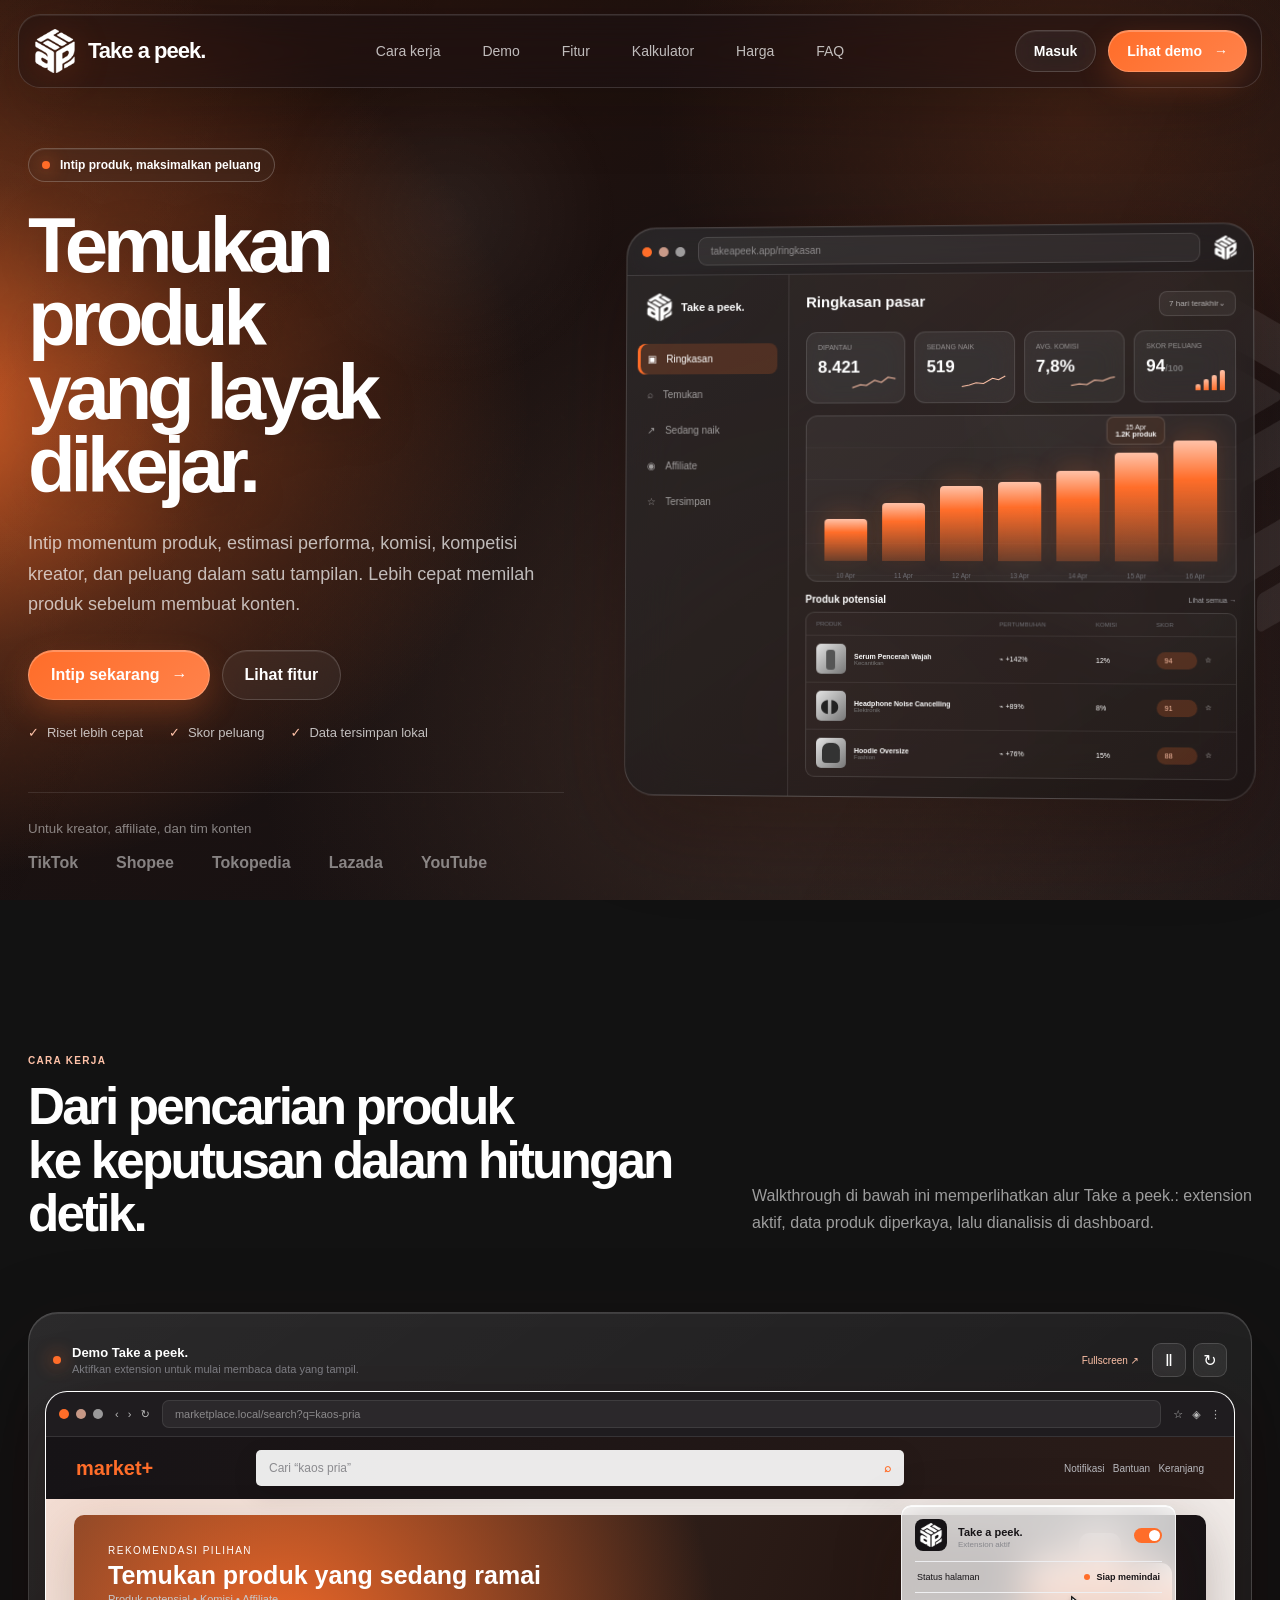
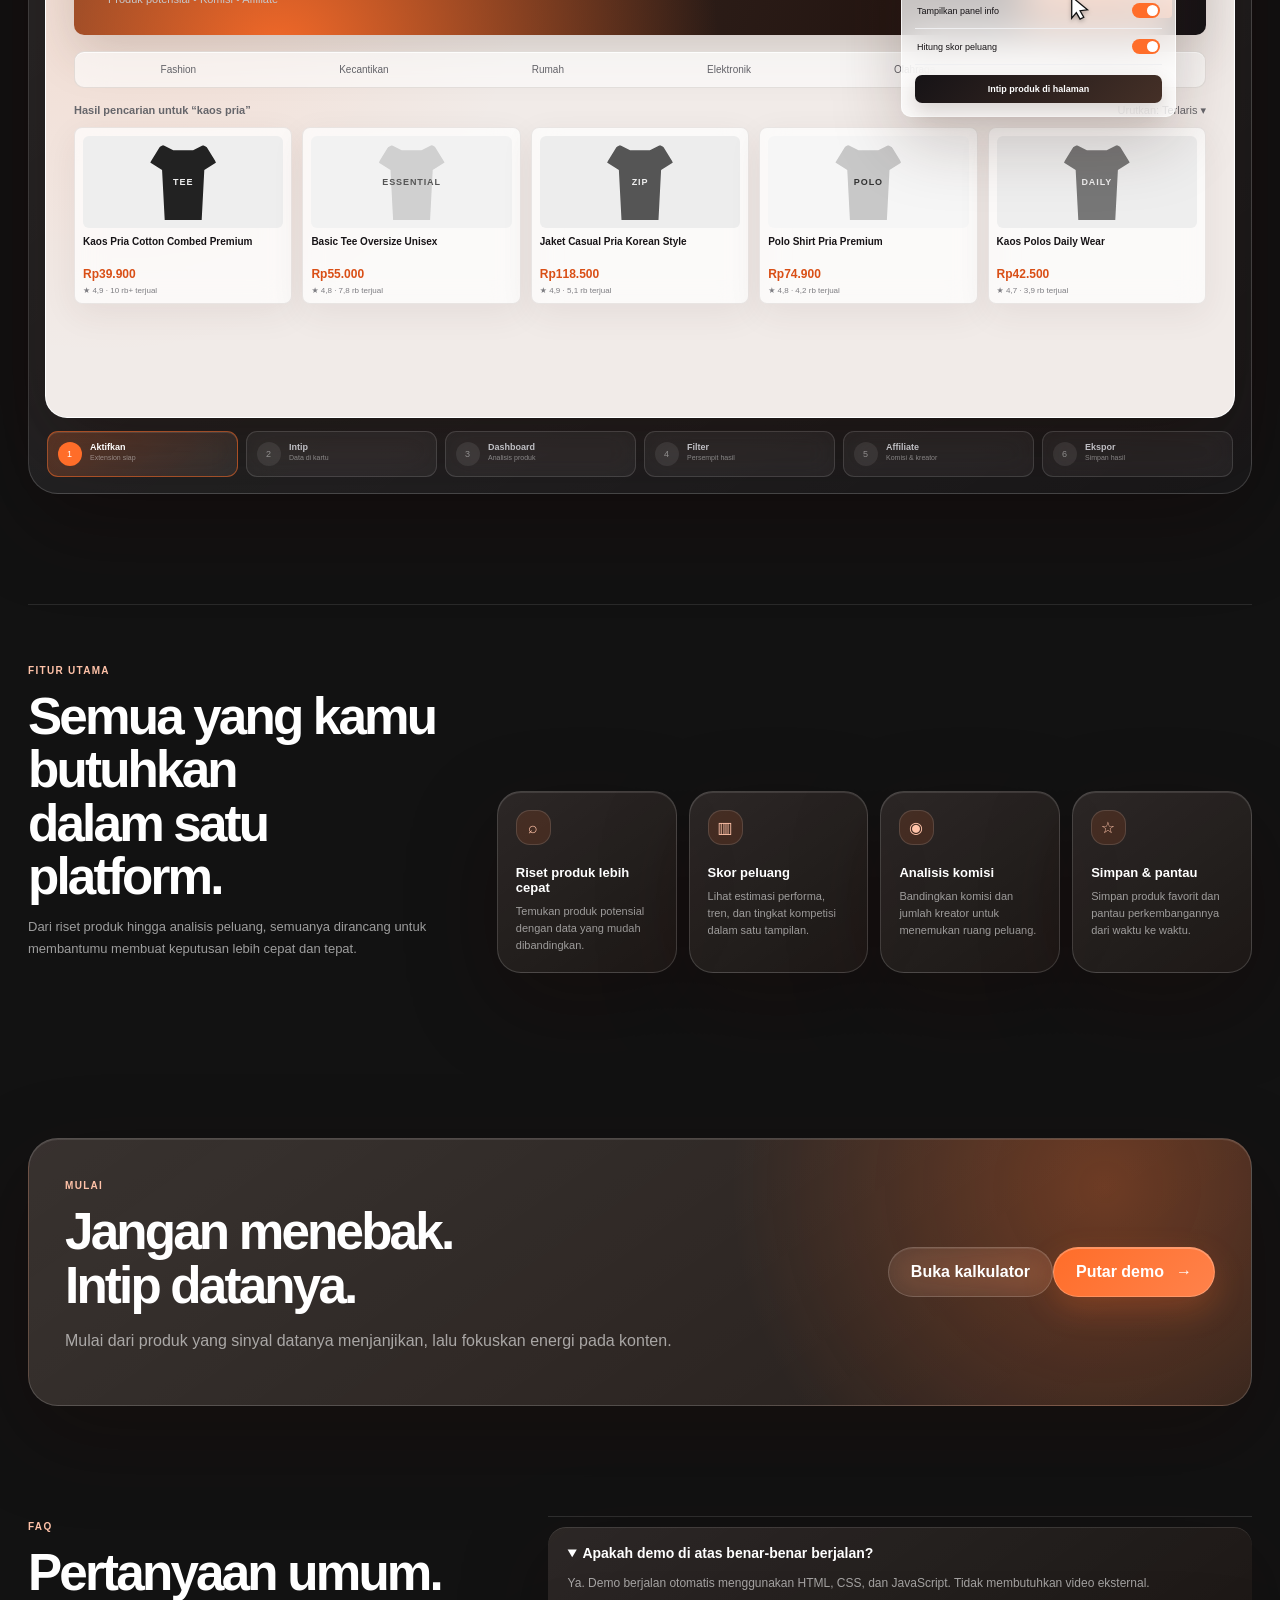
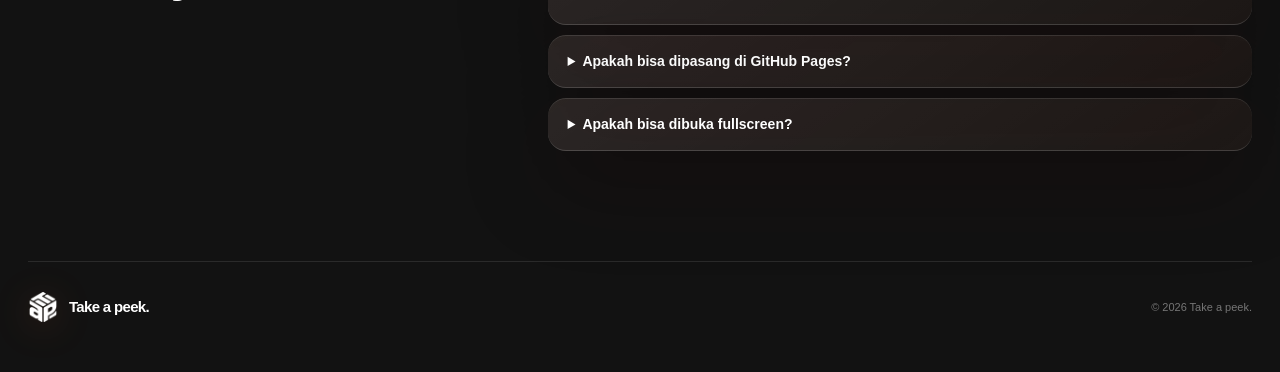
<file: index.html>
<!doctype html>
<html lang="id">
<head>
  <meta charset="utf-8">
  <meta name="viewport" content="width=device-width,initial-scale=1">
  <meta name="theme-color" content="#161316">
  <meta name="description" content="Take a peek. — riset produk dan peluang affiliate dalam satu dashboard.">
  <title>Take a peek. — Riset Produk Affiliate</title>
  <meta name="color-scheme" content="dark">
  <link rel="icon" href="./assets/favicon.png">
  <link rel="stylesheet" href="./assets/style.css">
</head>
<body>
  <div class="noise"></div>

  <header class="header">
    <div class="wrap nav">
      <a class="brand" href="#beranda">
        <img src="./assets/logo.png" alt="Logo Take a peek.">
        <span>Take a peek.</span>
      </a>

      <nav class="nav-links">
        <a href="#cara-kerja">Cara kerja</a>
        <a href="#demo">Demo</a>
        <a href="#fitur">Fitur</a>
        <a href="./calculator.html">Kalkulator</a>
        <a href="#harga">Harga</a>
        <a href="#faq">FAQ</a>
      </nav>

      <div class="nav-actions">
        <a class="btn btn-dark hide-mobile" href="#masuk">Masuk</a>
        <a class="btn btn-light" href="#demo">Lihat demo <span>→</span></a>
      </div>
    </div>
  </header>

  <main>
    <section class="hero wrap" id="beranda">
      <div class="hero-copy">
        <div class="eyebrow"><span></span> Intip produk, maksimalkan peluang</div>
        <h1>Temukan produk<br>yang layak dikejar.</h1>
        <p>
          Intip momentum produk, estimasi performa, komisi, kompetisi kreator,
          dan peluang dalam satu tampilan. Lebih cepat memilah produk sebelum membuat konten.
        </p>

        <div class="hero-actions">
          <a class="btn btn-light large" href="#demo">Intip sekarang <span>→</span></a>
          <a class="btn btn-dark large" href="#fitur">Lihat fitur</a>
        </div>

        <div class="checks">
          <span>Riset lebih cepat</span>
          <span>Skor peluang</span>
          <span>Data tersimpan lokal</span>
        </div>

        <div class="trust">
          <small>Untuk kreator, affiliate, dan tim konten</small>
          <div class="trust-row">
            <span>TikTok</span><span>Shopee</span><span>Tokopedia</span><span>Lazada</span><span>YouTube</span>
          </div>
        </div>
      </div>

      <div class="hero-visual">
        <div class="watermark"><img src="./assets/logo.png" alt=""></div>
        <div class="app-window">
          <div class="app-top">
            <div class="traffic"><i></i><i></i><i></i></div>
            <div class="address">takeapeek.app/ringkasan</div>
            <img src="./assets/logo.png" class="top-logo" alt="">
          </div>
          <div class="app-body">
            <aside class="sidebar">
              <div class="side-brand"><img src="./assets/logo.png" alt=""><strong>Take a peek.</strong></div>
              <a class="active">▣ <span>Ringkasan</span></a>
              <a>⌕ <span>Temukan</span></a>
              <a>↗ <span>Sedang naik</span></a>
              <a>◉ <span>Affiliate</span></a>
              <a>☆ <span>Tersimpan</span></a>
            </aside>
            <section class="dashboard">
              <div class="dash-head"><h3>Ringkasan pasar</h3><button>7 hari terakhir⌄</button></div>
              <div class="stats">
                <article><small>DIPANTAU</small><strong>8.421</strong><svg viewBox="0 0 60 20"><polyline points="1,17 12,13 20,14 31,7 40,10 49,3 59,5"/></svg></article>
                <article><small>SEDANG NAIK</small><strong>519</strong><svg viewBox="0 0 60 20"><polyline points="1,16 11,14 20,11 30,12 42,5 50,7 59,2"/></svg></article>
                <article><small>AVG. KOMISI</small><strong>7,8%</strong><svg viewBox="0 0 60 20"><polyline points="1,15 12,13 22,14 32,8 43,9 53,5 59,4"/></svg></article>
                <article><small>SKOR PELUANG</small><strong>94<em>/100</em></strong><div class="bars-mini"><b></b><b></b><b></b><b></b></div></article>
              </div>
              <div class="chart-card">
                <div class="chart-bars">
                  <span style="height:32%"><i>10 Apr</i></span><span style="height:45%"><i>11 Apr</i></span>
                  <span style="height:58%"><i>12 Apr</i></span><span style="height:61%"><i>13 Apr</i></span>
                  <span style="height:69%"><i>14 Apr</i></span>
                  <span class="active-bar" style="height:83%"><em>15 Apr<br><b>1.2K produk</b></em><i>15 Apr</i></span>
                  <span style="height:92%"><i>16 Apr</i></span>
                </div>
              </div>
              <div class="potential-head"><h4>Produk potensial</h4><span>Lihat semua →</span></div>
              <div class="product-table">
                <div class="table-head"><span>PRODUK</span><span>PERTUMBUHAN</span><span>KOMISI</span><span>SKOR</span><span></span></div>
                <div class="row"><div class="product"><div class="thumb bottle"></div><span><b>Serum Pencerah Wajah</b><small>Kecantikan</small></span></div><span>⌁ +142%</span><span>12%</span><span class="score">94</span><span>☆</span></div>
                <div class="row"><div class="product"><div class="thumb headset"></div><span><b>Headphone Noise Cancelling</b><small>Elektronik</small></span></div><span>⌁ +89%</span><span>8%</span><span class="score">91</span><span>☆</span></div>
                <div class="row"><div class="product"><div class="thumb hoodie"></div><span><b>Hoodie Oversize</b><small>Fashion</small></span></div><span>⌁ +76%</span><span>15%</span><span class="score">88</span><span>☆</span></div>
              </div>
            </section>
          </div>
        </div>
      </div>
    </section>

    <section class="intro-section wrap" id="cara-kerja">
      <div>
        <span class="overline">CARA KERJA</span>
        <h2>Dari pencarian produk<br>ke keputusan dalam hitungan detik.</h2>
      </div>
      <p>
        Walkthrough di bawah ini memperlihatkan alur Take a peek.: extension aktif,
        data produk diperkaya, lalu dianalisis di dashboard.
      </p>
    </section>

    <section class="demo-section" id="demo">
      <div class="wrap">
        <div class="demo-shell">
          <div class="demo-header">
            <div class="demo-title">
              <span class="live-dot"></span>
              <div><b>Demo Take a peek.</b><small id="sceneCaption">Aktifkan extension untuk mulai membaca data yang tampil.</small></div>
            </div>
            <div class="demo-actions">
              <a class="demo-link" href="./?demo=1" target="_blank">Fullscreen ↗</a>
              <button id="playPause" class="icon-btn" aria-label="Jeda atau putar">Ⅱ</button>
              <button id="restartDemo" class="icon-btn" aria-label="Ulangi">↻</button>
            </div>
          </div>

          <div class="demo-browser">
            <div class="browser-chrome">
              <div class="traffic"><i></i><i></i><i></i></div>
              <div class="browser-nav">‹ &nbsp; › &nbsp; ↻</div>
              <div class="browser-address" id="addressBar">marketplace.local/search?q=kaos-pria</div>
              <div class="browser-icons">☆ &nbsp; ◈ &nbsp; ⋮</div>
            </div>

            <div class="scene-wrap">
              <section class="scene marketplace-scene active" data-scene="market">
                <header class="market-head">
                  <div class="market-logo">market+</div>
                  <div class="market-search">Cari “kaos pria” <b>⌕</b></div>
                  <div class="market-menu">Notifikasi &nbsp; Bantuan &nbsp; Keranjang</div>
                </header>
                <div class="market-banner">
                  <div><small>REKOMENDASI PILIHAN</small><strong>Temukan produk yang sedang ramai</strong><span>Produk potensial • Komisi • Affiliate</span></div>
                  <div class="banner-shapes"><i></i><i></i><i></i></div>
                </div>
                <div class="category-row"><span>Fashion</span><span>Kecantikan</span><span>Rumah</span><span>Elektronik</span><span>Olahraga</span><span>Makanan</span></div>

                <div class="extension-popup" id="extensionPopup">
                  <div class="ext-head">
                    <img src="./assets/logo.png" alt="">
                    <div><b>Take a peek.</b><small>Extension aktif</small></div>
                    <span class="switch on"></span>
                  </div>
                  <div class="ext-status"><span>Status halaman</span><b><i></i> Siap memindai</b></div>
                  <div class="ext-row"><span>Tampilkan panel info</span><span class="switch on"></span></div>
                  <div class="ext-row"><span>Hitung skor peluang</span><span class="switch on"></span></div>
                  <button>Intip produk di halaman</button>
                </div>

                <div class="product-area">
                  <div class="results-head"><b>Hasil pencarian untuk “kaos pria”</b><span>Urutkan: Terlaris ▾</span></div>
                  <div class="product-grid">
                    <article class="product-card"><div class="product-photo dark"><span>TEE</span></div><h4>Kaos Pria Cotton Combed Premium</h4><div class="price">Rp39.900</div><div class="sold">★ 4,9 · 10 rb+ terjual</div><div class="peek-panel"><b>Skor 92</b><span>Komisi 12%</span><span>↑ 28% / 7 hari</span></div></article>
                    <article class="product-card"><div class="product-photo cream"><span>ESSENTIAL</span></div><h4>Basic Tee Oversize Unisex</h4><div class="price">Rp55.000</div><div class="sold">★ 4,8 · 7,8 rb terjual</div><div class="peek-panel"><b>Skor 89</b><span>Komisi 15%</span><span>42 kreator</span></div></article>
                    <article class="product-card"><div class="product-photo gray"><span>ZIP</span></div><h4>Jaket Casual Pria Korean Style</h4><div class="price">Rp118.500</div><div class="sold">★ 4,9 · 5,1 rb terjual</div><div class="peek-panel"><b>Skor 86</b><span>Komisi 9%</span><span>↑ Stabil</span></div></article>
                    <article class="product-card"><div class="product-photo light"><span>POLO</span></div><h4>Polo Shirt Pria Premium</h4><div class="price">Rp74.900</div><div class="sold">★ 4,8 · 4,2 rb terjual</div><div class="peek-panel"><b>Skor 82</b><span>Komisi 8%</span><span>35 kreator</span></div></article>
                    <article class="product-card"><div class="product-photo mid"><span>DAILY</span></div><h4>Kaos Polos Daily Wear</h4><div class="price">Rp42.500</div><div class="sold">★ 4,7 · 3,9 rb terjual</div><div class="peek-panel"><b>Skor 79</b><span>Komisi 10%</span><span>↑ 11%</span></div></article>
                  </div>
                </div>
              </section>

              <section class="scene dashboard-scene" data-scene="dashboard">
                <aside class="demo-side">
                  <div class="demo-brand"><img src="./assets/logo.png" alt=""><span>Take a peek.</span></div>
                  <a class="active">▣ <span>Ringkasan</span></a><a>⌕ <span>Riset Produk</span></a><a>↗ <span>Sedang Naik</span></a><a>◉ <span>Affiliate</span></a><a>☆ <span>Tersimpan</span></a>
                  <div class="demo-settings">⚙ <span>Pengaturan</span></div>
                </aside>
                <main class="demo-main">
                  <div class="demo-main-head"><div><small>RISET PRODUK</small><h3>Temukan peluang berikutnya.</h3></div><div class="search-box">⌕ &nbsp; Cari nama produk...</div></div>
                  <div class="demo-kpis">
                    <div><small>PRODUK TERSIMPAN</small><strong>1.284</strong><em>+24 minggu ini</em></div>
                    <div><small>OMZET ESTIMASI</small><strong>Rp826 jt</strong><em>↑ 18,4%</em></div>
                    <div><small>RATA-RATA KOMISI</small><strong>11%</strong><em>+1,8%</em></div>
                    <div><small>SKOR TERTINGGI</small><strong>94</strong><em>HOT</em></div>
                  </div>
                  <div class="filterbar">
                    <button>Semua toko ▾</button><button>Semua lokasi ▾</button><button id="filterBtn">Filter lanjutan <span class="filter-count">3</span> ▾</button><button>Paling potensial ▾</button><button class="export-btn" id="exportBtn">⇩ Ekspor</button>
                  </div>
                  <div class="advanced-filter" id="advancedFilter">
                    <div><label>Harga</label><span>Rp25 rb — Rp150 rb</span></div>
                    <div><label>Rating minimal</label><span>★ 4,7+</span></div>
                    <div><label>Umur produk</label><span>&lt; 90 hari</span></div>
                    <div><label>Komisi minimal</label><span>8%</span></div>
                    <button>Terapkan filter</button>
                  </div>
                  <div class="demo-table">
                    <div class="demo-table-head"><span>Produk</span><span>Skor</span><span>Harga</span><span>Terjual</span><span>Komisi</span><span>Kreator</span><span>Momentum</span><span></span></div>
                    <div class="demo-row"><div class="pname"><div class="mini-prod cream"></div><span><b>Basic Tee Oversize Unisex</b><small>Fashion pria · 48 hari</small></span></div><span class="score-pill">94</span><span>Rp55 rb</span><span>7,8 rb</span><span class="commission">15%</span><span class="creator">42</span><span class="trend">↑ 31%</span><span>•••</span></div>
                    <div class="demo-row"><div class="pname"><div class="mini-prod dark"></div><span><b>Kaos Cotton Combed Premium</b><small>Fashion pria · 71 hari</small></span></div><span class="score-pill">92</span><span>Rp39,9 rb</span><span>10 rb+</span><span class="commission">12%</span><span class="creator">68</span><span class="trend">↑ 28%</span><span>•••</span></div>
                    <div class="demo-row"><div class="pname"><div class="mini-prod mid"></div><span><b>Parfum Harian 35 ml</b><small>Kecantikan · 64 hari</small></span></div><span class="score-pill">91</span><span>Rp69 rb</span><span>8,7 rb</span><span class="commission">14%</span><span class="creator">36</span><span class="trend">↑ 24%</span><span>•••</span></div>
                    <div class="demo-row"><div class="pname"><div class="mini-prod light"></div><span><b>Polo Shirt Premium</b><small>Fashion pria · 83 hari</small></span></div><span class="score-pill low">88</span><span>Rp74,9 rb</span><span>4,2 rb</span><span class="commission">9%</span><span class="creator">29</span><span class="trend">↑ 18%</span><span>•••</span></div>
                    <div class="demo-row"><div class="pname"><div class="mini-prod gray"></div><span><b>Hoodie Oversize Fleece</b><small>Fashion · 92 hari</small></span></div><span class="score-pill low">86</span><span>Rp119 rb</span><span>5,1 rb</span><span class="commission">8%</span><span class="creator">55</span><span class="trend">↑ 13%</span><span>•••</span></div>
                  </div>
                </main>
                <div class="focus-ring focus-commission"></div>
                <div class="focus-ring focus-creator"></div>
                <div class="toast" id="exportToast"><b>✓ Ekspor selesai</b><span>take-a-peek-produk.csv siap digunakan</span></div>
              </section>

              <div class="fake-cursor" id="fakeCursor">
                <svg viewBox="0 0 28 28"><path d="M4 3l17 14-8 1 4 7-4 2-4-7-5 6z"/></svg>
              </div>
            </div>
          </div>

          <div class="demo-progress">
            <button class="step active" data-step="0"><span>1</span><b>Aktifkan</b><small>Extension siap</small></button>
            <button class="step" data-step="1"><span>2</span><b>Intip</b><small>Data di kartu</small></button>
            <button class="step" data-step="2"><span>3</span><b>Dashboard</b><small>Analisis produk</small></button>
            <button class="step" data-step="3"><span>4</span><b>Filter</b><small>Persempit hasil</small></button>
            <button class="step" data-step="4"><span>5</span><b>Affiliate</b><small>Komisi & kreator</small></button>
            <button class="step" data-step="5"><span>6</span><b>Ekspor</b><small>Simpan hasil</small></button>
          </div>
        </div>
      </div>
    </section>

    <section class="features wrap" id="fitur">
      <div class="feature-intro">
        <span class="overline">FITUR UTAMA</span>
        <h2>Semua yang kamu butuhkan<br>dalam satu platform.</h2>
        <p>Dari riset produk hingga analisis peluang, semuanya dirancang untuk membantumu membuat keputusan lebih cepat dan tepat.</p>
      </div>
      <div class="feature-grid">
        <article><div class="icon">⌕</div><h3>Riset produk lebih cepat</h3><p>Temukan produk potensial dengan data yang mudah dibandingkan.</p></article>
        <article><div class="icon">▥</div><h3>Skor peluang</h3><p>Lihat estimasi performa, tren, dan tingkat kompetisi dalam satu tampilan.</p></article>
        <article><div class="icon">◉</div><h3>Analisis komisi</h3><p>Bandingkan komisi dan jumlah kreator untuk menemukan ruang peluang.</p></article>
        <article><div class="icon">☆</div><h3>Simpan & pantau</h3><p>Simpan produk favorit dan pantau perkembangannya dari waktu ke waktu.</p></article>
      </div>
    </section>

    <section class="pricing wrap" id="harga">
      <div><span class="overline">MULAI</span><h2>Jangan menebak.<br>Intip datanya.</h2><p>Mulai dari produk yang sinyal datanya menjanjikan, lalu fokuskan energi pada konten.</p></div>
      <div class="pricing-actions"><a class="btn btn-dark large" href="./calculator.html">Buka kalkulator</a><a class="btn btn-light large" href="#demo">Putar demo <span>→</span></a></div>
    </section>

    <section class="faq wrap" id="faq">
      <div class="section-head"><span class="overline">FAQ</span><h2>Pertanyaan umum.</h2></div>
      <div class="faq-list">
        <details open><summary>Apakah demo di atas benar-benar berjalan?</summary><p>Ya. Demo berjalan otomatis menggunakan HTML, CSS, dan JavaScript. Tidak membutuhkan video eksternal.</p></details>
        <details><summary>Apakah bisa dipasang di GitHub Pages?</summary><p>Bisa. Semua aset ada di dalam folder proyek dan tidak membutuhkan proses build.</p></details>
        <details><summary>Apakah bisa dibuka fullscreen?</summary><p>Bisa. Tekan tombol Fullscreen pada bagian demo atau buka URL website dengan parameter <code>?demo=1</code>.</p></details>
      </div>
    </section>
  </main>

  <footer class="wrap footer">
    <div class="brand footer-brand"><img src="./assets/logo.png" alt=""><span>Take a peek.</span></div>
    <span>© 2026 Take a peek.</span>
  </footer>

  <script src="./assets/app.js"></script>
</body>
</html>
</file>
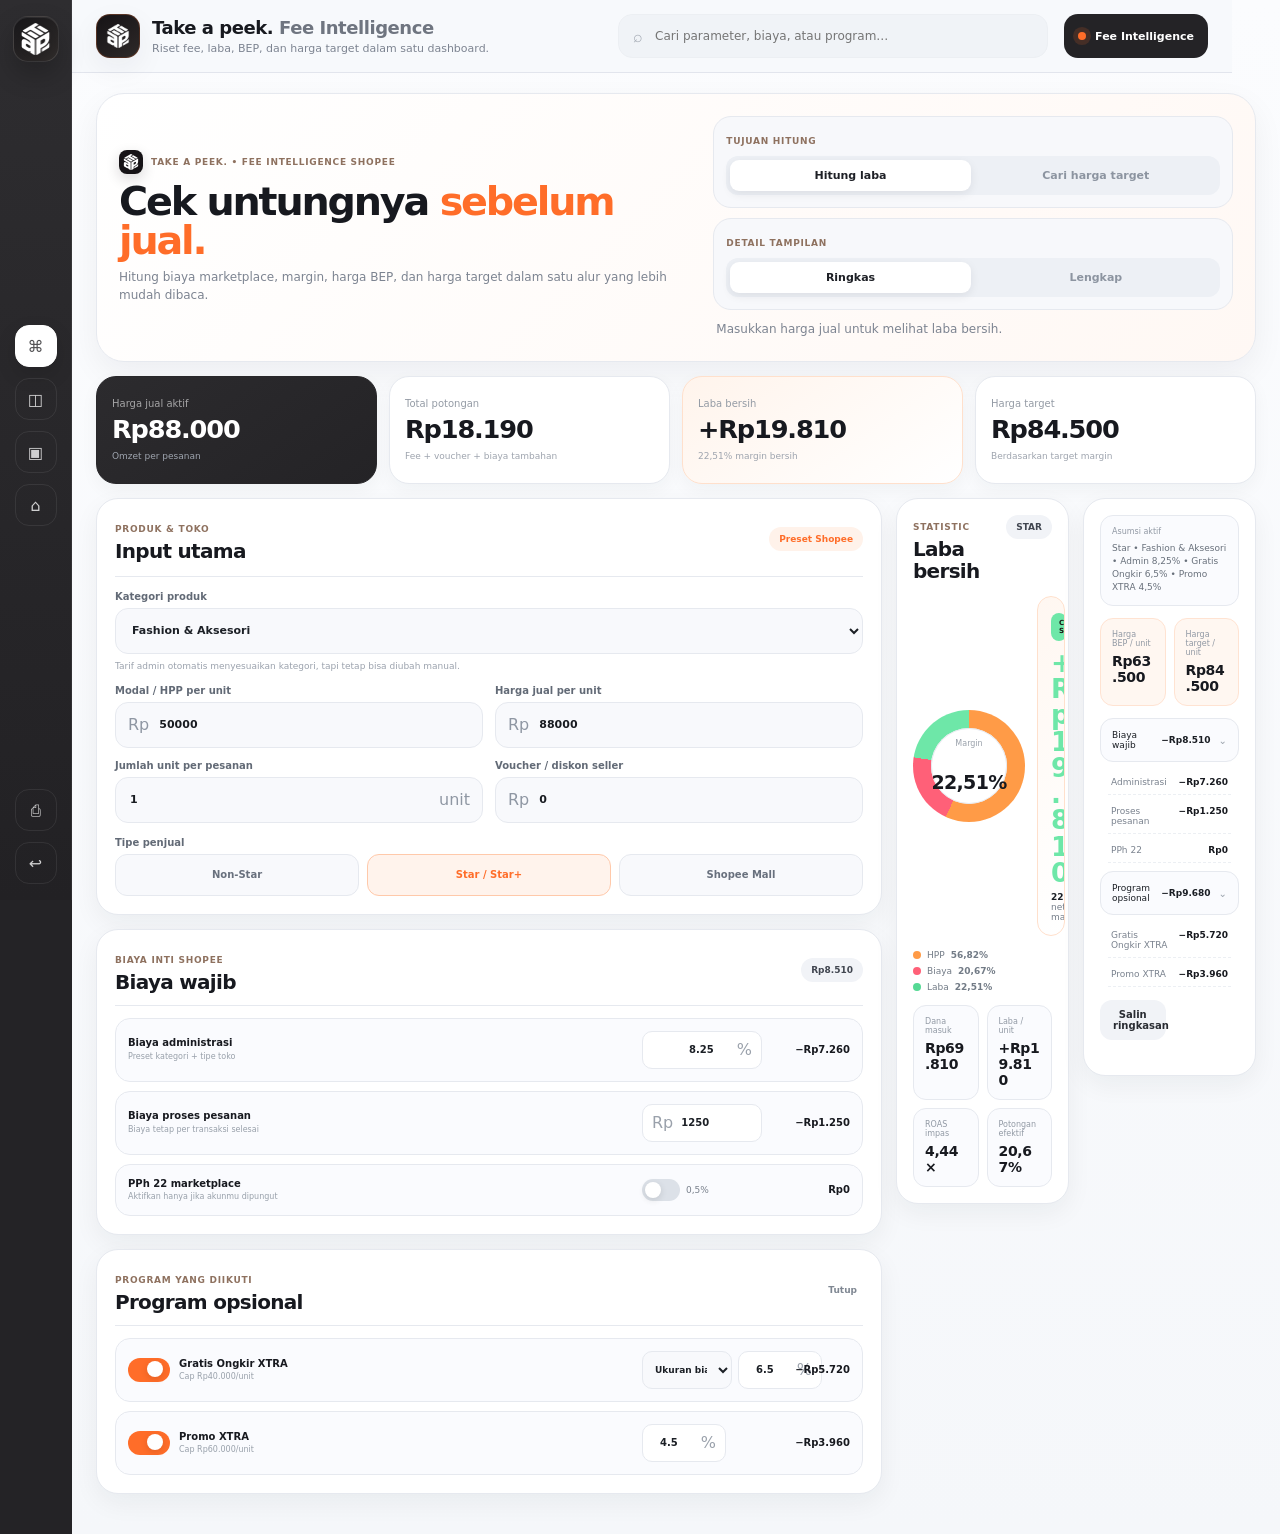
<file: calculator.html>
<!doctype html>
<html lang="id">
<head>
  <meta charset="utf-8">
  <meta name="viewport" content="width=device-width,initial-scale=1">
  <meta name="theme-color" content="#161316">
  <meta name="description" content="TAP Fee Intelligence — kalkulator biaya, margin, laba, dan harga target Shopee dengan UI dashboard modern.">
  <title>TAP Fee Intelligence — Take a peek.</title>
  <link rel="icon" href="./assets/favicon.png">
  <link rel="stylesheet" href="./assets/calculator.css?v=20261014-3">
</head>
<body>
  <div class="page-bg"></div>

  <div class="app-frame">
    <aside class="app-sidebar">
      <a class="sidebar-brand" href="./index.html" aria-label="Take a peek.">
        <img src="./assets/tap-logo-white.png" alt="Logo Take a peek.">
      </a>

      <nav class="sidebar-nav" aria-label="Menu aplikasi">
        <a class="nav-icon active" href="./calculator.html" title="Kalkulator"><span>⌘</span></a>
        <a class="nav-icon" href="./index.html#fitur" title="Fitur"><span>◫</span></a>
        <a class="nav-icon" href="./index.html#demo" title="Demo"><span>▣</span></a>
        <a class="nav-icon" href="./index.html" title="Beranda"><span>⌂</span></a>
      </nav>

      <div class="sidebar-bottom">
        <button class="nav-icon" id="printBtn" type="button" title="Cetak"><span>⎙</span></button>
        <a class="nav-icon" href="./index.html" title="Kembali"><span>↩</span></a>
      </div>
    </aside>

    <main class="app-surface">
      <header class="topbar">
        <div class="welcome-block">
          <div class="avatar brand-avatar"><img src="./assets/tap-logo-white.png" alt=""></div>
          <div>
            <strong>Take a peek. <span class="title-muted">Fee Intelligence</span></strong>
            <p>Riset fee, laba, BEP, dan harga target dalam satu dashboard.</p>
          </div>
        </div>

        <label class="search-box" aria-label="Pencarian">
          <span>⌕</span>
          <input type="text" placeholder="Cari parameter, biaya, atau program…" readonly>
        </label>

        <div class="account-pill">
          <span class="dot-live"></span>
          <b>Fee Intelligence</b>
        </div>
      </header>

      <section class="hero-banner">
        <div>
          <span class="eyebrow"><span class="eyebrow-mark"><img src="./assets/tap-logo-white.png" alt=""></span> Take a peek. • Fee Intelligence Shopee</span>
          <h1>Cek untungnya <em>sebelum jual.</em></h1>
          <p>Hitung biaya marketplace, margin, harga BEP, dan harga target dalam satu alur yang lebih mudah dibaca.</p>
        </div>

        <div class="hero-actions">
          <div class="seg-card">
            <span class="seg-label">Tujuan hitung</span>
            <div class="segmented">
              <button type="button" class="segment active" data-calc-mode="profit">Hitung laba</button>
              <button type="button" class="segment" data-calc-mode="target">Cari harga target</button>
            </div>
          </div>

          <div class="seg-card compact-card">
            <span class="seg-label">Detail tampilan</span>
            <div class="segmented compact">
              <button type="button" class="segment active" data-ui-mode="simple">Ringkas</button>
              <button type="button" class="segment" data-ui-mode="complete">Lengkap</button>
            </div>
          </div>

          <p class="mode-note" id="modeDescription">Masukkan harga jual untuk melihat laba bersih.</p>
        </div>
      </section>

      <section class="overview-grid">
        <article class="metric-card dark">
          <span>Harga jual aktif</span>
          <strong id="grossRevenue">Rp88.000</strong>
          <small>Omzet per pesanan</small>
        </article>
        <article class="metric-card">
          <span>Total potongan</span>
          <strong id="econFees">Rp18.190</strong>
          <small>Fee + voucher + biaya tambahan</small>
        </article>
        <article class="metric-card accent">
          <span>Laba bersih</span>
          <strong id="econProfit">+Rp19.810</strong>
          <small id="marginMetric">22,51% margin bersih</small>
        </article>
        <article class="metric-card">
          <span>Harga target</span>
          <strong id="targetPrice">Rp84.500</strong>
          <small>Berdasarkan target margin</small>
        </article>
      </section>

      <section class="content-grid">
        <div class="left-column">
          <section class="card-panel">
            <div class="panel-head">
              <div>
                <span class="kicker">Produk & toko</span>
                <h2>Input utama</h2>
              </div>
              <span class="pill">Preset Shopee</span>
            </div>

            <div class="field-grid">
              <div class="field span-2">
                <label for="category">Kategori produk</label>
                <select id="category">
                  <option value="fashion">Fashion & Aksesori</option>
                  <option value="beauty">Kecantikan & Perawatan</option>
                  <option value="food">Makanan & Minuman</option>
                  <option value="home">Rumah Tangga & Dapur</option>
                  <option value="electronics">Elektronik & Gadget</option>
                  <option value="highend">HP / Elektronik High-end</option>
                  <option value="supplement">Suplemen & Susu Formula</option>
                  <option value="jewelry">Logam Mulia & Perhiasan</option>
                  <option value="manual">Kategori lain / manual</option>
                </select>
                <small>Tarif admin otomatis menyesuaikan kategori, tapi tetap bisa diubah manual.</small>
              </div>

              <div class="field">
                <label for="hpp">Modal / HPP per unit</label>
                <div class="input-shell"><span>Rp</span><input id="hpp" type="number" min="0" step="500" value="50000"></div>
              </div>

              <div class="field profit-only">
                <label for="salePrice">Harga jual per unit</label>
                <div class="input-shell"><span>Rp</span><input id="salePrice" type="number" min="0" step="500" value="88000"></div>
              </div>

              <div class="field target-only hidden">
                <label for="targetMargin">Target margin bersih</label>
                <div class="input-shell"><input id="targetMargin" type="number" min="0" max="90" step="0.5" value="20"><span>%</span></div>
              </div>

              <div class="field">
                <label for="qty">Jumlah unit per pesanan</label>
                <div class="input-shell"><input id="qty" type="number" min="1" max="100" step="1" value="1"><span>unit</span></div>
              </div>

              <div class="field">
                <label for="sellerVoucher">Voucher / diskon seller</label>
                <div class="input-shell"><span>Rp</span><input id="sellerVoucher" type="number" min="0" step="500" value="0"></div>
              </div>
            </div>

            <div class="sub-block">
              <label class="mini-label">Tipe penjual</label>
              <div class="seller-options">
                <label><input type="radio" name="sellerType" value="nonstar"><span>Non-Star</span></label>
                <label><input type="radio" name="sellerType" value="star" checked><span>Star / Star+</span></label>
                <label><input type="radio" name="sellerType" value="mall"><span>Shopee Mall</span></label>
              </div>
            </div>

            <label class="switch-card hidden" id="exemptionRow">
              <input id="newSellerExempt" type="checkbox">
              <span class="switch-ui"></span>
              <span><b>Pakai pembebasan biaya Non-Star lama</b><small>Aktifkan jika toko masih memenuhi syarat pembebasan yang berlaku.</small></span>
            </label>
          </section>

          <section class="card-panel">
            <div class="panel-head compact">
              <div>
                <span class="kicker">Biaya inti Shopee</span>
                <h2>Biaya wajib</h2>
              </div>
              <span class="mini-total" id="mandatoryChip">Rp8.510</span>
            </div>

            <div class="fee-stack">
              <div class="fee-item">
                <div class="fee-copy"><b>Biaya administrasi</b><small>Preset kategori + tipe toko</small></div>
                <div class="mini-input"><input id="adminRate" type="number" min="0" max="30" step="0.01" value="8.25"><span>%</span></div>
                <strong id="adminCost">−Rp7.260</strong>
              </div>

              <div class="fee-item mall-only hidden" id="mallPaymentRow">
                <div class="fee-copy"><b>Biaya pembayaran Mall</b><small>1,8% • maks Rp50.000 / unit</small></div>
                <span class="static-rate">1,8%</span>
                <strong id="mallPaymentCost">Rp0</strong>
              </div>

              <div class="fee-item">
                <div class="fee-copy"><b>Biaya proses pesanan</b><small>Biaya tetap per transaksi selesai</small></div>
                <div class="mini-input money"><span>Rp</span><input id="processFee" type="number" min="0" step="250" value="1250"></div>
                <strong id="processCost">−Rp1.250</strong>
              </div>

              <div class="fee-item">
                <div class="fee-copy"><b>PPh 22 marketplace</b><small>Aktifkan hanya jika akunmu dipungut</small></div>
                <label class="toggle"><input id="pph22" type="checkbox"><span></span><em>0,5%</em></label>
                <strong id="pphCost">Rp0</strong>
              </div>
            </div>
          </section>

          <section class="card-panel">
            <div class="panel-head compact">
              <div>
                <span class="kicker">Program yang diikuti</span>
                <h2>Program opsional</h2>
              </div>
              <button class="text-btn" id="togglePrograms" type="button">Tutup</button>
            </div>

            <div class="program-list" id="programList">
              <article class="program-row">
                <div class="program-main">
                  <label class="toggle big"><input id="freeShipOn" type="checkbox" checked><span></span></label>
                  <div><b>Gratis Ongkir XTRA</b><small id="freeShipCapLabel">Cap Rp40.000/unit</small></div>
                </div>
                <div class="program-controls">
                  <select id="productSize"><option value="normal">Ukuran biasa</option><option value="special">Ukuran khusus</option></select>
                  <div class="mini-input"><input id="freeShipRate" type="number" min="0" max="30" step="0.1" value="6.5"><span>%</span></div>
                </div>
                <strong id="freeShipCost">−Rp5.720</strong>
              </article>

              <article class="program-row">
                <div class="program-main">
                  <label class="toggle big"><input id="promoOn" type="checkbox" checked><span></span></label>
                  <div><b>Promo XTRA</b><small>Cap Rp60.000/unit</small></div>
                </div>
                <div class="program-controls single">
                  <div class="mini-input"><input id="promoRate" type="number" min="0" max="30" step="0.1" value="4.5"><span>%</span></div>
                </div>
                <strong id="promoCost">−Rp3.960</strong>
              </article>

              <article class="program-row advanced-section">
                <div class="program-main">
                  <label class="toggle big"><input id="preorderOn" type="checkbox"><span></span></label>
                  <div><b>Pre-Order</b><small>Biaya layanan 3%</small></div>
                </div>
                <span class="static-rate">3,0%</span>
                <strong id="preorderCost">Rp0</strong>
              </article>

              <article class="program-row advanced-section">
                <div class="program-main">
                  <label class="toggle big"><input id="spayOn" type="checkbox"><span></span></label>
                  <div><b>SPayLater XTRA 0%</b><small>Referensi tenor • verifikasi akun</small></div>
                </div>
                <select id="spayTenor"><option value="2.5">3 bulan • 2,5%</option><option value="4">6 bulan • 4,0%</option></select>
                <strong id="spayCost">Rp0</strong>
              </article>
            </div>
          </section>

          <section class="card-panel advanced-section">
            <div class="panel-head compact">
              <div>
                <span class="kicker">Biaya tambahan</span>
                <h2>Operasional bisnis</h2>
              </div>
            </div>

            <div class="field-grid small-gap">
              <div class="field"><label for="affiliateRate">Komisi affiliate</label><div class="input-shell"><input id="affiliateRate" type="number" min="0" max="50" step="0.1" value="0"><span>%</span></div></div>
              <div class="field"><label for="adsRate">Biaya iklan / omzet</label><div class="input-shell"><input id="adsRate" type="number" min="0" max="90" step="0.1" value="0"><span>%</span></div></div>
              <div class="field"><label for="liveRate">Live / Video XTRA</label><div class="input-shell"><input id="liveRate" type="number" min="0" max="30" step="0.1" value="0"><span>%</span></div></div>
              <div class="field"><label for="insuranceRate">Asuransi / persen lain</label><div class="input-shell"><input id="insuranceRate" type="number" min="0" max="30" step="0.1" value="0"><span>%</span></div></div>
              <div class="field"><label for="packing">Packing per pesanan</label><div class="input-shell"><span>Rp</span><input id="packing" type="number" min="0" step="500" value="0"></div></div>
              <div class="field"><label for="logistics">Logistik ditanggung seller</label><div class="input-shell"><span>Rp</span><input id="logistics" type="number" min="0" step="500" value="0"></div></div>
              <div class="field span-2"><label for="otherFixed">Biaya tetap lain</label><div class="input-shell"><span>Rp</span><input id="otherFixed" type="number" min="0" step="500" value="0"></div></div>
            </div>
          </section>

          <section class="card-panel advanced-section">
            <div class="panel-head compact">
              <div>
                <span class="kicker">Skenario</span>
                <h2>Bandingkan tiga harga</h2>
              </div>
              <button class="btn-lite" id="saveScenario" type="button">+ Simpan</button>
            </div>
            <div class="scenario-grid" id="scenarioGrid"></div>
            <div class="saved-block">
              <div class="saved-head"><span>Skenario tersimpan</span><button id="clearScenarios" type="button">Hapus semua</button></div>
              <div id="savedScenarioList" class="saved-list"><span class="empty-state">Belum ada skenario tersimpan.</span></div>
            </div>
          </section>
        </div>

        <aside class="right-column">
          <section class="stats-card">
            <div class="stats-head">
              <div>
                <span class="kicker">Statistic</span>
                <h2 id="resultTitle">Laba bersih</h2>
              </div>
              <span class="seller-chip" id="sellerBadge">STAR</span>
            </div>

            <div class="donut-section">
              <div class="donut" id="donutChart"><div><span>Margin</span><strong id="donutMargin">22,5%</strong></div></div>
              <div class="profit-card" id="profitHero">
                <span class="health-label" id="healthLabel">CUAN SEHAT</span>
                <strong id="profitMain">+Rp19.810</strong>
                <div><b id="marginMain">22,51%</b> net margin</div>
              </div>
            </div>

            <div class="legend-list vertical">
              <span><i class="legend-dot hpp"></i>HPP <b id="hppShare">56,8%</b></span>
              <span><i class="legend-dot fee"></i>Biaya <b id="feeShare">20,7%</b></span>
              <span><i class="legend-dot profit"></i>Laba <b id="profitShare">22,5%</b></span>
            </div>

            <div class="quick-summary">
              <div><span>Dana masuk</span><strong id="netReceived">Rp69.810</strong></div>
              <div><span>Laba / unit</span><strong id="profitPerUnit">+Rp19.810</strong></div>
              <div><span>ROAS impas</span><strong id="sideRoas">4,44×</strong></div>
              <div><span>Potongan efektif</span><strong id="effectiveCut">20,67%</strong></div>
            </div>
          </section>

          <section class="result-card">
            <div class="assumption-card">
              <span>Asumsi aktif</span>
              <p id="assumptionText">Star • Fashion • Admin 8,25% • Gratis Ongkir 6,5% • Promo XTRA 4,5%</p>
            </div>

            <div class="price-guidance">
              <div>
                <span>Harga BEP / unit</span>
                <strong id="bepPrice">Rp63.500</strong>
              </div>
              <div>
                <span>Harga target / unit</span>
                <strong id="targetPriceMirror">Rp84.500</strong>
              </div>
            </div>

            <button class="btn-main target-only hidden" id="useTargetPrice" type="button">Pakai harga target</button>

            <div class="breakdown-card">
              <button class="breakdown-row" type="button" data-breakdown="mandatory"><span>Biaya wajib</span><strong id="mandatorySubtotal">−Rp8.510</strong><em>⌄</em></button>
              <div class="breakdown-detail" id="mandatoryDetail">
                <div><span>Administrasi</span><b id="dAdmin">−Rp7.260</b></div>
                <div class="mall-only hidden" id="dMallLine"><span>Pembayaran Mall</span><b id="dMall">Rp0</b></div>
                <div><span>Proses pesanan</span><b id="dProcess">−Rp1.250</b></div>
                <div><span>PPh 22</span><b id="dPph">Rp0</b></div>
              </div>

              <button class="breakdown-row" type="button" data-breakdown="optional"><span>Program opsional</span><strong id="optionalSubtotal">−Rp9.680</strong><em>⌄</em></button>
              <div class="breakdown-detail" id="optionalDetail">
                <div><span>Gratis Ongkir XTRA</span><b id="dFree">−Rp5.720</b></div>
                <div><span>Promo XTRA</span><b id="dPromo">−Rp3.960</b></div>
                <div class="advanced-section"><span>Pre-Order</span><b id="dPre">Rp0</b></div>
                <div class="advanced-section"><span>SPayLater XTRA</span><b id="dSpay">Rp0</b></div>
              </div>

              <button class="breakdown-row advanced-section" type="button" data-breakdown="other"><span>Biaya bisnis lain</span><strong id="otherSubtotal">Rp0</strong><em>⌄</em></button>
              <div class="breakdown-detail advanced-section" id="otherDetail">
                <div><span>Affiliate</span><b id="dAffiliate">Rp0</b></div>
                <div><span>Iklan</span><b id="dAds">Rp0</b></div>
                <div><span>Live / Video</span><b id="dLive">Rp0</b></div>
                <div><span>Asuransi</span><b id="dInsurance">Rp0</b></div>
                <div><span>Packing + logistik + fixed</span><b id="dFixed">Rp0</b></div>
              </div>
            </div>

            <div class="summary-actions">
              <button class="btn-lite" id="copySummary" type="button">Salin ringkasan</button>
              <button class="btn-lite advanced-section" id="copyAiPrompt" type="button">Prompt AI</button>
            </div>
            <div class="copy-status" id="copyStatus" aria-live="polite"></div>
          </section>

          <section class="economics-card advanced-section">
            <div class="panel-head compact no-border">
              <div>
                <span class="kicker">Unit economics</span>
                <h2>Anatomi omzet</h2>
              </div>
              <span class="health-pill" id="healthPill">CUAN SEHAT</span>
            </div>
            <div class="economics-grid">
              <div><span>Modal pokok</span><strong id="econHpp">Rp50.000</strong></div>
              <div><span>Total potongan</span><strong id="econFeesMirror">Rp18.190</strong></div>
              <div><span>Sisa laba bersih</span><strong id="econProfitMirror">+Rp19.810</strong></div>
              <div><span>Harga jual</span><strong id="grossRevenueMirror">Rp88.000</strong></div>
            </div>
          </section>

          <details class="source-card advanced-section">
            <summary>Sumber & asumsi tarif <span>+</span></summary>
            <div class="source-content">
              <a href="https://help.shopee.co.id/portal/4/article/71187" target="_blank" rel="noopener">Syarat layanan Shopee</a>
              <a href="https://help.shopee.co.id/portal/4/article/71190-Persyaratan-Layanan-Shopee-Mall" target="_blank" rel="noopener">Syarat Shopee Mall</a>
              <a href="https://help.shopee.co.id/portal/4/article/71196-Syarat-dan-Ketentuan-Program-Gratis-Ongkir-XTRA" target="_blank" rel="noopener">Gratis Ongkir XTRA</a>
              <a href="https://www.pajak.go.id/marketplace" target="_blank" rel="noopener">DJP — PPh marketplace</a>
              <p>Preset program dan kategori adalah alat bantu estimasi. Tetap cocokkan dengan Seller Center.</p>
            </div>
          </details>
        </aside>
      </section>
    </main>
  </div>

  <script src="./assets/calculator.js?v=20261014-3"></script>
  <script>
    // mirror values from JS-updated nodes when present
    const mirrorMap = [
      ['targetPrice','targetPriceMirror'],
      ['econFees','econFeesMirror'],
      ['econProfit','econProfitMirror'],
      ['grossRevenue','grossRevenueMirror']
    ];
    const syncMirrors = () => mirrorMap.forEach(([src,dst]) => {
      const s = document.getElementById(src), d = document.getElementById(dst);
      if (s && d) d.textContent = s.textContent;
    });
    const mo = new MutationObserver(syncMirrors);
    window.addEventListener('load', () => {
      syncMirrors();
      mirrorMap.forEach(([src]) => { const el = document.getElementById(src); if(el) mo.observe(el,{childList:true,subtree:true,characterData:true}); });
    });
  </script>
</body>
</html>
</file>
<file: assets/style.css>
:root{
  --black:#050505;--black2:#09090a;--panel:#0d0d0f;--panel2:#121214;
  --white:#f7f7f5;--muted:#98989d;--muted2:#66666c;--line:#26262a;--line2:#39393e;
  --shadow:0 35px 100px rgba(0,0,0,.55)
}
*{box-sizing:border-box}html{scroll-behavior:smooth}
body{margin:0;background:radial-gradient(circle at 55% 7%,rgba(255,255,255,.075),transparent 24%),radial-gradient(circle at 8% 25%,rgba(255,255,255,.025),transparent 16%),var(--black);color:var(--white);font-family:Inter,ui-sans-serif,system-ui,-apple-system,BlinkMacSystemFont,"Segoe UI",sans-serif}
body::before{content:"";position:fixed;inset:0;pointer-events:none;background:linear-gradient(128deg,transparent 0 38%,rgba(255,255,255,.012) 51%,transparent 70%)}
.noise{position:fixed;inset:0;pointer-events:none;z-index:-1;opacity:.18;background-image:url("data:image/svg+xml,%3Csvg viewBox='0 0 160 160' xmlns='http://www.w3.org/2000/svg'%3E%3Cfilter id='n'%3E%3CfeTurbulence type='fractalNoise' baseFrequency='.9' numOctaves='3' stitchTiles='stitch'/%3E%3C/filter%3E%3Crect width='100%25' height='100%25' filter='url(%23n)' opacity='.07'/%3E%3C/svg%3E")}
a{color:inherit;text-decoration:none}button{font:inherit;color:inherit}.wrap{width:min(1460px,calc(100% - 56px));margin:auto}
.header{position:relative;z-index:50}.nav{height:92px;display:flex;align-items:center;justify-content:space-between;gap:28px}.brand{display:flex;align-items:center;gap:11px;font-size:22px;font-weight:850;letter-spacing:-.045em}.brand img{width:44px;height:44px;object-fit:contain}.nav-links{display:flex;gap:38px;color:#c7c7ca;font-size:14px}.nav-actions{display:flex;gap:12px}
.btn{display:inline-flex;align-items:center;justify-content:center;gap:12px;border-radius:12px;padding:12px 18px;font-weight:750;font-size:14px;border:1px solid transparent;transition:.2s}.btn:hover{transform:translateY(-2px)}.btn-light{background:var(--white);color:#050505}.btn-dark{background:#0a0a0b;color:#f1f1f2;border-color:#3a3a3e}.btn.large{padding:15px 22px;font-size:16px}
.hero{min-height:730px;display:grid;grid-template-columns:.92fr 1.08fr;align-items:center;gap:58px;padding:50px 0 88px}.eyebrow{display:inline-flex;align-items:center;gap:10px;border:1px solid #343438;background:rgba(255,255,255,.025);border-radius:999px;padding:9px 13px;font-size:12px;font-weight:800}.eyebrow span,.live-dot{width:8px;height:8px;border-radius:50%;background:#fff;box-shadow:0 0 14px rgba(255,255,255,.75)}.hero h1{font-size:clamp(56px,6.1vw,96px);line-height:.94;letter-spacing:-.066em;margin:27px 0 25px}.hero-copy>p{max-width:650px;color:#b0b0b5;font-size:18px;line-height:1.72;margin:0 0 30px}.hero-actions{display:flex;gap:12px;flex-wrap:wrap}.checks{display:flex;gap:26px;flex-wrap:wrap;margin-top:25px;color:#b7b7bb;font-size:13px}.checks span::before{content:"✓";margin-right:8px}.trust{margin-top:52px;border-top:1px solid #1e1e20;padding-top:26px}.trust small{color:#77777c}.trust-row{display:flex;gap:38px;flex-wrap:wrap;margin-top:17px;color:#77777c;font-size:16px;font-weight:650}
.hero-visual{position:relative;min-width:0}.watermark{position:absolute;right:-125px;top:40px;width:410px;height:410px;display:grid;place-items:center;opacity:.055}.watermark img{width:100%}.app-window{position:relative;border:1px solid #65656a;border-radius:24px;overflow:hidden;background:linear-gradient(180deg,#101012,#080809);box-shadow:var(--shadow);transform:perspective(1400px) rotateY(-2.5deg) rotateX(1deg)}
.app-top{height:48px;border-bottom:1px solid #252528;display:flex;align-items:center;gap:13px;padding:0 15px;background:#0b0b0c}.traffic{display:flex;gap:7px}.traffic i{width:10px;height:10px;border-radius:50%;background:#fafafa}.traffic i:nth-child(2){opacity:.75}.traffic i:nth-child(3){opacity:.55}.address{flex:1;background:#151517;border:1px solid #26262a;border-radius:9px;padding:8px 12px;color:#77777d;font-size:10px}.top-logo{width:24px;height:24px}
.app-body{display:grid;grid-template-columns:165px 1fr;min-height:505px}.sidebar{border-right:1px solid #252528;padding:18px 11px;display:flex;flex-direction:column;gap:5px}.side-brand{display:flex;align-items:center;gap:8px;margin:0 8px 18px}.side-brand img{width:28px}.side-brand strong{font-size:11px}.sidebar a{padding:10px;border-radius:8px;color:#8f8f94;font-size:10px}.sidebar a span{margin-left:7px}.sidebar a.active{background:#262629;color:#fff}.dashboard{padding:19px 17px}.dash-head{display:flex;justify-content:space-between}.dash-head h3{margin:0;font-size:15px}.dash-head button{background:#111113;border:1px solid #29292d;color:#939399;border-radius:8px;padding:7px 9px;font-size:8px}
.stats{display:grid;grid-template-columns:repeat(4,1fr);gap:9px;margin-top:14px}.stats article{position:relative;border:1px solid #27272a;border-radius:11px;background:#0c0c0d;padding:11px;min-height:72px}.stats small{display:block;color:#828287;font-size:7px;margin-bottom:7px}.stats strong{font-size:17px}.stats strong em{font-size:9px;font-style:normal;color:#777}.stats svg{position:absolute;width:45px;height:18px;right:8px;bottom:11px;fill:none;stroke:#b7b7bb;stroke-width:1.4}.bars-mini{position:absolute;display:flex;gap:3px;align-items:flex-end;right:10px;bottom:11px;height:20px}.bars-mini b{width:5px;background:#ddd;border-radius:2px 2px 0 0}.bars-mini b:nth-child(1){height:6px}.bars-mini b:nth-child(2){height:11px}.bars-mini b:nth-child(3){height:15px}.bars-mini b:nth-child(4){height:20px}
.chart-card{height:167px;margin-top:12px;border:1px solid #27272a;border-radius:12px;background:repeating-linear-gradient(to bottom,#0b0b0c 0,#0b0b0c 31px,#1d1d20 32px);padding:15px 18px 20px}.chart-bars{height:100%;display:flex;align-items:flex-end;gap:15px}.chart-bars>span{position:relative;flex:1;background:linear-gradient(#f7f7f7,#444448);border-radius:4px 4px 0 0}.chart-bars i{position:absolute;bottom:-18px;left:50%;transform:translateX(-50%);white-space:nowrap;color:#707076;font-size:6.5px;font-style:normal}.active-bar em{position:absolute;left:50%;bottom:calc(100% + 8px);transform:translateX(-50%);background:#222225;border:1px solid #36363a;border-radius:7px;padding:6px 8px;font-size:7px;font-style:normal;white-space:nowrap;text-align:center}
.potential-head{display:flex;justify-content:space-between;align-items:center;margin:12px 0 7px}.potential-head h4{font-size:10px;margin:0}.potential-head span{font-size:7px;color:#a4a4a8}.product-table{border:1px solid #26262a;border-radius:9px;overflow:hidden}.table-head,.row{display:grid;grid-template-columns:2.2fr 1.1fr .65fr .5fr .25fr;gap:8px;align-items:center;padding:8px 10px}.table-head{color:#6f6f74;font-size:6px}.row{border-top:1px solid #202023;font-size:7px}.product{display:flex;align-items:center;gap:8px}.product>span{display:flex;flex-direction:column}.product small{font-size:6px;color:#777}.thumb{width:30px;height:30px;background:linear-gradient(135deg,#e3e3e3,#777);border-radius:5px;position:relative}.thumb.bottle::after{content:"";position:absolute;width:9px;height:20px;border-radius:3px;left:10px;top:6px;background:#555}.thumb.headset::after{content:"◖◗";position:absolute;color:#222;font-size:18px;left:4px;top:4px}.thumb.hoodie::after{content:"";position:absolute;width:18px;height:20px;border-radius:7px 7px 4px 4px;left:6px;top:5px;background:#333}.score{background:#323236;border-radius:99px;padding:5px 8px}
.intro-section{padding:90px 0 30px;display:flex;justify-content:space-between;gap:60px;align-items:end}.intro-section>div{max-width:760px}.intro-section h2,.feature-intro h2,.pricing h2,.section-head h2{font-size:clamp(36px,4vw,58px);line-height:1.04;letter-spacing:-.055em;margin:12px 0}.intro-section p{max-width:500px;color:#8b8b90;line-height:1.7}.overline{font-size:10px;letter-spacing:.13em;color:#aaaab0;font-weight:850}
.demo-section{padding:30px 0 110px}.demo-shell{border:1px solid #242428;background:#09090a;border-radius:24px;padding:14px;box-shadow:var(--shadow)}.demo-header{height:62px;display:flex;align-items:center;justify-content:space-between;padding:0 8px}.demo-title{display:flex;align-items:center;gap:11px}.demo-title>div{display:flex;flex-direction:column;gap:3px}.demo-title b{font-size:13px}.demo-title small{font-size:11px;color:#7d7d83}.demo-actions{display:flex;gap:7px;align-items:center}.demo-link{font-size:10px;color:#9999a0;margin-right:6px}.icon-btn{width:34px;height:34px;border-radius:9px;background:#111113;border:1px solid #2e2e32;cursor:pointer}.demo-browser{border:1px solid #343438;border-radius:18px;overflow:hidden;background:#fff}.browser-chrome{height:45px;background:#171719;color:#8e8e94;display:flex;align-items:center;gap:12px;padding:0 13px;font-size:11px}.browser-address{height:28px;border-radius:7px;background:#0d0d0e;display:flex;align-items:center;padding:0 12px;flex:1;color:#67676d}.scene-wrap{height:580px;position:relative;overflow:hidden}.scene{position:absolute;inset:0;opacity:0;pointer-events:none;transform:scale(.988);transition:.45s}.scene.active{opacity:1;pointer-events:auto;transform:scale(1)}
.marketplace-scene{background:#f6f6f6;color:#161616}.market-head{height:62px;background:#0b0b0c;color:white;display:grid;grid-template-columns:160px 1fr 280px;gap:20px;align-items:center;padding:0 30px}.market-logo{font-size:20px;font-weight:900}.market-search{height:36px;background:#fff;color:#8b8b8f;border-radius:5px;display:flex;align-items:center;justify-content:space-between;padding:0 13px;font-size:12px}.market-menu{text-align:right;font-size:10px;color:#b9b9be}.market-banner{height:120px;margin:16px 28px;border-radius:10px;background:linear-gradient(95deg,#111,#4a4a4d);color:white;display:flex;align-items:center;justify-content:space-between;padding:20px 34px}.market-banner>div:first-child{display:flex;flex-direction:column}.market-banner small{font-size:10px;letter-spacing:.15em}.market-banner strong{font-size:25px;margin:5px 0 3px}.market-banner span{font-size:11px;color:#c7c7ca}.banner-shapes{display:flex;gap:9px;align-items:flex-end}.banner-shapes i{width:42px;border-radius:11px 11px 4px 4px;background:linear-gradient(#fff,#777)}.banner-shapes i:nth-child(1){height:65px}.banner-shapes i:nth-child(2){height:85px}.banner-shapes i:nth-child(3){height:55px}.category-row{margin:0 28px;background:white;border:1px solid #dedee2;border-radius:10px;padding:12px 14px;display:flex;justify-content:space-around;color:#626268;font-size:10px}
.extension-popup{position:absolute;width:275px;right:58px;top:68px;z-index:5;background:#fff;border:1px solid #dadade;border-radius:10px;box-shadow:0 20px 50px rgba(0,0,0,.2);padding:13px}.ext-head{display:grid;grid-template-columns:34px 1fr auto;gap:9px;align-items:center;border-bottom:1px solid #ededf0;padding-bottom:10px}.ext-head img{width:32px;height:32px;object-fit:contain;background:#09090a;border-radius:8px;padding:4px}.ext-head b{font-size:11px}.ext-head small{display:block;color:#88888d;font-size:8px}.switch{width:28px;height:15px;border-radius:99px;background:#cacacd;display:inline-block;position:relative}.switch:after{content:"";width:11px;height:11px;border-radius:50%;background:#fff;position:absolute;top:2px;left:2px}.switch.on{background:#111}.switch.on:after{left:15px}.ext-status,.ext-row{display:flex;justify-content:space-between;align-items:center;font-size:9px;padding:10px 2px;border-bottom:1px solid #efeff1}.ext-status i{display:inline-block;width:6px;height:6px;border-radius:50%;background:#111;margin-right:4px}.extension-popup button{width:100%;border:0;border-radius:7px;background:#0b0b0c;color:white;padding:9px;margin-top:10px;font-weight:750;font-size:9px}
.product-area{margin:16px 28px}.results-head{display:flex;justify-content:space-between;margin-bottom:10px;font-size:11px;color:#66666b}.product-grid{display:grid;grid-template-columns:repeat(5,1fr);gap:10px}.product-card{background:#fff;border:1px solid #e7e7ea;border-radius:8px;padding:8px;position:relative}.product-card h4{font-size:10px;line-height:1.35;margin:7px 0 5px;min-height:27px}.price{font-size:12px;font-weight:800}.sold{font-size:8px;color:#7d7d82;margin-top:5px}.product-photo{height:92px;border-radius:6px;display:grid;place-items:center;font-size:9px;font-weight:850;letter-spacing:.1em;position:relative;overflow:hidden}.product-photo:before{content:"";width:66px;height:76px;position:absolute;border-radius:20px 20px 12px 12px;clip-path:polygon(17% 0,35% 8%,65% 8%,83% 0,100% 24%,82% 34%,78% 100%,22% 100%,18% 34%,0 24%)}.product-photo span{position:relative;z-index:2}.dark{background:#eee;color:#eee}.dark:before{background:#222}.cream{background:#f2f2f2;color:#555}.cream:before{background:#d0d0d0}.gray{background:#ededed;color:#eee}.gray:before{background:#555}.light{background:#f6f6f6;color:#333}.light:before{background:#c8c8c8}.mid{background:#eee;color:#eee}.mid:before{background:#777}.peek-panel{position:absolute;left:7px;right:7px;bottom:7px;background:rgba(8,8,9,.94);color:#fff;border-radius:7px;padding:7px;display:grid;grid-template-columns:1fr 1fr;gap:3px 8px;font-size:7px;opacity:0;transform:translateY(8px);transition:.4s}.peek-panel b{grid-column:1/-1}.product-card.show-peek .peek-panel{opacity:1;transform:none}
.dashboard-scene{display:grid;grid-template-columns:185px 1fr;background:#f5f5f6;color:#151517}.demo-side{background:#0a0a0b;color:#7b7b81;padding:19px 12px;display:flex;flex-direction:column}.demo-brand{display:flex;align-items:center;gap:8px;color:white;font-size:12px;font-weight:850;margin:0 9px 24px}.demo-brand img{width:29px;height:29px}.demo-side a{padding:10px;border-radius:8px;font-size:10px;margin-bottom:4px}.demo-side a span,.demo-settings span{margin-left:9px}.demo-side a.active{background:#242426;color:white}.demo-settings{font-size:10px;margin-top:auto;padding:10px}.demo-main{padding:21px 23px;overflow:hidden}.demo-main-head{display:flex;justify-content:space-between}.demo-main-head small{font-size:8px;color:#8c8c92;letter-spacing:.09em}.demo-main-head h3{font-size:20px;margin:3px 0}.search-box{width:220px;border:1px solid #dddde1;background:white;color:#97979d;border-radius:8px;padding:10px 12px;font-size:9px}.demo-kpis{display:grid;grid-template-columns:repeat(4,1fr);gap:9px;margin-top:16px}.demo-kpis div{background:#fff;border:1px solid #e0e0e4;border-radius:10px;padding:12px}.demo-kpis small{display:block;color:#8d8d93;font-size:7px}.demo-kpis strong{display:block;font-size:17px;margin:5px 0 3px}.demo-kpis em{font-style:normal;color:#333;font-size:7px}.filterbar{display:flex;gap:7px;margin-top:13px}.filterbar button{background:#fff;border:1px solid #dddde0;color:#5e5e63;padding:8px 10px;border-radius:7px;font-size:8px;cursor:pointer}.filterbar .export-btn{margin-left:auto;background:#0b0b0c;color:#fff}.filter-count{display:inline-grid;place-items:center;width:15px;height:15px;border-radius:50%;background:#eee;color:#111;font-size:7px}.advanced-filter{position:absolute;right:116px;top:160px;width:250px;background:#fff;border:1px solid #d9d9dd;border-radius:10px;box-shadow:0 18px 42px rgba(0,0,0,.18);padding:12px;z-index:6;opacity:0;transform:translateY(-7px) scale(.98);pointer-events:none;transition:.3s}.advanced-filter.open{opacity:1;transform:none}.advanced-filter div{display:flex;justify-content:space-between;padding:8px 2px;border-bottom:1px solid #eee;font-size:8px}.advanced-filter label{color:#89898f}.advanced-filter button{width:100%;margin-top:9px;border:0;border-radius:7px;background:#0b0b0c;color:#fff;padding:9px;font-size:8px}
.demo-table{background:#fff;border:1px solid #dedee2;border-radius:10px;margin-top:12px;overflow:hidden}.demo-table-head,.demo-row{display:grid;grid-template-columns:2.25fr .5fr .7fr .65fr .6fr .6fr .7fr .25fr;align-items:center;gap:8px;padding:10px 11px}.demo-table-head{background:#fafafa;color:#929298;text-transform:uppercase;font-size:6.5px;font-weight:850}.demo-row{border-top:1px solid #ededf0;font-size:8px}.pname{display:flex;align-items:center;gap:8px}.pname>span{display:flex;flex-direction:column;gap:3px}.pname b{font-size:8px}.pname small{font-size:6.5px;color:#8d8d93}.mini-prod{width:30px;height:30px;border-radius:6px;background:#ddd;position:relative}.mini-prod:before{content:"";position:absolute;width:21px;height:25px;left:5px;top:3px;border-radius:6px;clip-path:polygon(17% 0,35% 8%,65% 8%,83% 0,100% 24%,82% 34%,78% 100%,22% 100%,18% 34%,0 24%)}.mini-prod.cream:before{background:#ccc}.mini-prod.dark:before{background:#333}.mini-prod.mid:before{background:#777}.mini-prod.light:before{background:#aaa}.mini-prod.gray:before{background:#555}.score-pill{background:#1c1c1e;color:#fff;padding:5px 8px;border-radius:99px;font-weight:850;justify-self:start}.score-pill.low{background:#555}.commission,.trend{font-weight:850}.focus-ring{position:absolute;border:3px solid #111;border-radius:50%;opacity:0;pointer-events:none;box-shadow:0 0 0 5px rgba(255,255,255,.65);transition:.25s}.focus-commission{width:68px;height:44px;right:225px;top:311px}.focus-creator{width:62px;height:44px;right:158px;top:311px}.focus-ring.show{opacity:1}.toast{position:absolute;right:20px;bottom:20px;width:270px;background:#0a0a0b;color:white;border-radius:10px;box-shadow:0 18px 40px rgba(0,0,0,.25);padding:12px 14px;display:flex;flex-direction:column;gap:4px;opacity:0;transform:translateY(15px);transition:.35s}.toast b{font-size:10px}.toast span{font-size:8px;color:#aaa}.toast.show{opacity:1;transform:none}
.fake-cursor{position:absolute;z-index:20;width:26px;height:26px;left:80%;top:17%;filter:drop-shadow(0 2px 2px rgba(0,0,0,.25));transition:left .65s cubic-bezier(.2,.8,.2,1),top .65s cubic-bezier(.2,.8,.2,1),transform .18s}.fake-cursor svg{width:100%;height:100%}.fake-cursor path{fill:white;stroke:#111;stroke-width:1.4}.fake-cursor.click{transform:scale(.78)}
.demo-progress{display:grid;grid-template-columns:repeat(6,1fr);gap:8px;padding:13px 2px 0}.step{border:1px solid #242428;background:#0e0e10;color:#77777d;border-radius:11px;padding:10px;display:grid;grid-template-columns:24px 1fr;grid-template-rows:1fr 1fr;column-gap:8px;text-align:left;cursor:pointer}.step>span{grid-row:1/3;width:24px;height:24px;border-radius:50%;display:grid;place-items:center;background:#1b1b1e;font-size:9px}.step b{font-size:9px;color:#c0c0c5}.step small{font-size:7px}.step.active{background:#171719;border-color:#4c4c52}.step.active>span{background:#fff;color:#050505}.step.active b{color:#fff}
.features{border-top:1px solid #1c1c1e;padding:55px 0 95px;display:grid;grid-template-columns:.9fr 1.6fr;gap:44px;align-items:end}.feature-intro p{max-width:520px;color:#8b8b90;line-height:1.7;font-size:13px}.feature-grid{display:grid;grid-template-columns:repeat(4,1fr);gap:12px}.feature-grid article{border:1px solid #27272a;border-radius:15px;background:linear-gradient(180deg,#0d0d0f,#09090a);padding:18px;min-height:170px}.icon{width:35px;height:35px;border-radius:10px;display:grid;place-items:center;background:#18181b;border:1px solid #2b2b2f;margin-bottom:20px}.feature-grid h3{font-size:13px;margin:0 0 8px}.feature-grid p{color:#8a8a90;font-size:11px;line-height:1.55;margin:0}
.pricing{margin-top:70px;border:1px solid #2d2d31;border-radius:20px;background:radial-gradient(circle at 80% 25%,rgba(255,255,255,.08),transparent 28%),#0b0b0c;padding:36px;display:flex;align-items:center;justify-content:space-between;gap:30px}.pricing p{color:#919197;max-width:640px;line-height:1.6}
.faq{padding:110px 0 100px;display:grid;grid-template-columns:.8fr 1.2fr;gap:50px}.faq-list{border-top:1px solid #2b2b2e}.faq details{border-bottom:1px solid #242427;padding:18px 0}.faq summary{cursor:pointer;font-weight:750;font-size:14px}.faq p{color:#88888e;font-size:12px;line-height:1.7}.faq code{background:#171719;border-radius:5px;padding:2px 5px}
.footer{border-top:1px solid #202023;padding:30px 0 50px;display:flex;align-items:center;justify-content:space-between;color:#707076;font-size:11px}.footer-brand{font-size:15px;color:#fff}.footer-brand img{width:30px;height:30px}
body.demo-only{overflow:hidden;background:#09090a}.demo-only .header,.demo-only .hero,.demo-only .intro-section,.demo-only .features,.demo-only .pricing,.demo-only .faq,.demo-only .footer,.demo-only .demo-header,.demo-only .demo-progress{display:none}.demo-only .demo-section{padding:0}.demo-only .wrap{width:100%;max-width:none}.demo-only .demo-shell{padding:0;border:0;border-radius:0}.demo-only .demo-browser{border:0;border-radius:0;height:100vh}.demo-only .browser-chrome{height:48px}.demo-only .scene-wrap{height:calc(100vh - 48px)}
@media(max-width:1100px){.nav-links{display:none}.hero{grid-template-columns:1fr;gap:55px}.features{grid-template-columns:1fr}.feature-grid{grid-template-columns:repeat(2,1fr)}.intro-section{flex-direction:column;align-items:flex-start;gap:5px}.demo-progress{grid-template-columns:repeat(3,1fr)}.market-head{grid-template-columns:120px 1fr}.market-menu{display:none}.product-grid{grid-template-columns:repeat(4,1fr)}.product-card:nth-child(5){display:none}.faq{grid-template-columns:1fr}}
@media(max-width:720px){.wrap{width:min(100% - 24px,1460px)}.nav{height:76px}.brand{font-size:18px}.brand img{width:36px}.hide-mobile{display:none}.btn{padding:10px 13px;font-size:12px}.hero{padding-top:42px;min-height:0}.hero h1{font-size:54px}.hero-copy>p{font-size:15px}.app-window{transform:none}.app-body{grid-template-columns:52px 1fr}.side-brand strong,.sidebar a span{display:none}.stats{grid-template-columns:1fr 1fr}.stats article:nth-child(n+3){display:none}.scene-wrap{height:500px}.market-banner{margin:12px;height:100px;padding:15px}.category-row,.product-area{margin-left:12px;margin-right:12px}.product-grid{grid-template-columns:repeat(2,1fr)}.product-card:nth-child(n+3){display:none}.extension-popup{right:18px}.dashboard-scene{grid-template-columns:50px 1fr}.demo-side{padding:12px 6px}.demo-brand span,.demo-side a span,.demo-settings span{display:none}.demo-brand{margin:0 auto 18px}.demo-kpis{grid-template-columns:1fr 1fr}.demo-kpis div:nth-child(n+3){display:none}.demo-table-head,.demo-row{grid-template-columns:2fr .5fr .7fr .6fr}.demo-table-head span:nth-child(4),.demo-table-head span:nth-child(6),.demo-table-head span:nth-child(7),.demo-table-head span:nth-child(8),.demo-row>span:nth-child(4),.demo-row>span:nth-child(6),.demo-row>span:nth-child(7),.demo-row>span:nth-child(8){display:none}.advanced-filter{right:20px;top:180px}.focus-ring{display:none}.feature-grid{grid-template-columns:1fr}.pricing{flex-direction:column;align-items:flex-start}.footer{flex-direction:column;align-items:flex-start;gap:15px}.demo-progress{grid-template-columns:1fr 1fr}.demo-title small{max-width:210px}.browser-icons{display:none}}


/* =========================================================
   TAKE A PEEK. — GLASS EDITION
   Visual identity inspired by supplied reference:
   #FF6D29 orange / #453027 brown / #161316 ink /
   #BABABA gray / #FFFFFF white
   ========================================================= */

:root{
  --orange:#FF6D29;
  --orange-soft:#ff9b71;
  --orange-pale:#ffc2a8;
  --brown:#453027;
  --brown-deep:#281711;
  --black:#161316;
  --black2:#1d1513;
  --panel:rgba(69,48,39,.42);
  --panel2:rgba(22,19,22,.52);
  --white:#FFFFFF;
  --muted:#BABABA;
  --muted2:#917f78;
  --line:rgba(255,255,255,.15);
  --line2:rgba(255,109,41,.30);
  --shadow:0 30px 90px rgba(22,8,3,.44);
  --glass:rgba(255,255,255,.065);
  --glass-strong:rgba(255,255,255,.10);
}

/* Ambient warm background */
body{
  background:
    radial-gradient(900px 700px at -5% 46%, rgba(255,109,41,.78) 0%, rgba(255,109,41,.24) 34%, transparent 66%),
    radial-gradient(700px 560px at 84% 13%, rgba(255,109,41,.17), transparent 60%),
    radial-gradient(800px 700px at 65% 80%, rgba(69,48,39,.72), transparent 72%),
    linear-gradient(145deg,#2b130b 0%,#1a1110 42%,#161316 100%);
  color:var(--white);
  font-family:"Helvetica Neue","Arial Nova",Arial,system-ui,-apple-system,sans-serif;
  background-attachment:fixed;
}

body::before{
  content:"";
  position:fixed;
  inset:0;
  z-index:-2;
  pointer-events:none;
  background:
    linear-gradient(115deg,rgba(255,255,255,.025),transparent 28% 70%,rgba(255,109,41,.03)),
    radial-gradient(circle at 35% 24%,rgba(255,255,255,.055),transparent 16%);
}

.noise{
  opacity:.30;
  z-index:-1;
  mix-blend-mode:soft-light;
}

/* Floating translucent navigation */
.header{
  position:sticky;
  top:14px;
  z-index:60;
  margin:0 auto;
  width:min(1460px,calc(100% - 36px));
  border:1px solid rgba(255,255,255,.14);
  border-radius:22px;
  background:rgba(22,19,22,.46);
  -webkit-backdrop-filter:blur(24px) saturate(145%);
  backdrop-filter:blur(24px) saturate(145%);
  box-shadow:0 18px 65px rgba(17,7,3,.26),inset 0 1px 0 rgba(255,255,255,.08);
}
.header .wrap{width:calc(100% - 28px)}
.nav{height:72px}
.brand img{
  filter:drop-shadow(0 5px 18px rgba(255,109,41,.18));
}
.nav-links{color:rgba(255,255,255,.72)}
.nav-links a{padding:9px 2px;transition:.2s color}
.nav-links a:hover{color:var(--orange-pale)}

.btn{
  border-radius:999px;
  border-color:rgba(255,255,255,.16);
  box-shadow:inset 0 1px 0 rgba(255,255,255,.08);
}
.btn-light{
  background:linear-gradient(135deg,var(--orange),#ff824b);
  color:#fff;
  border-color:rgba(255,255,255,.22);
  box-shadow:0 12px 32px rgba(255,109,41,.24),inset 0 1px 0 rgba(255,255,255,.25);
}
.btn-light:hover{
  box-shadow:0 16px 42px rgba(255,109,41,.34),inset 0 1px 0 rgba(255,255,255,.3);
}
.btn-dark{
  background:rgba(255,255,255,.055);
  color:#fff;
  border-color:rgba(255,255,255,.17);
  -webkit-backdrop-filter:blur(16px);
  backdrop-filter:blur(16px);
}

/* Hero */
.hero{padding-top:74px}
.eyebrow{
  color:#fff;
  border-color:rgba(255,255,255,.22);
  background:rgba(69,48,39,.32);
  -webkit-backdrop-filter:blur(18px);
  backdrop-filter:blur(18px);
  box-shadow:inset 0 1px 0 rgba(255,255,255,.08);
}
.eyebrow span,.live-dot{
  background:var(--orange);
  box-shadow:0 0 18px rgba(255,109,41,.92);
}
.hero h1{
  color:#fff;
  text-shadow:0 10px 45px rgba(38,12,3,.22);
}
.hero h1::selection{background:var(--orange);color:white}
.hero-copy>p{color:rgba(255,255,255,.70)}
.checks{color:rgba(255,255,255,.73)}
.checks span::before{color:var(--orange-pale)}
.trust{
  border-color:rgba(255,255,255,.10);
}
.trust small,.trust-row{color:rgba(255,255,255,.48)}

/* Giant ambient logo */
.watermark{
  opacity:.09;
  filter:sepia(1) saturate(4) hue-rotate(335deg) brightness(1.25);
}

/* Shared glass treatment */
.app-window,
.demo-shell,
.feature-grid article,
.pricing,
.faq details{
  border-color:rgba(255,255,255,.16);
  background:
    linear-gradient(145deg,rgba(255,255,255,.085),rgba(255,255,255,.025)),
    rgba(36,22,18,.38);
  -webkit-backdrop-filter:blur(24px) saturate(140%);
  backdrop-filter:blur(24px) saturate(140%);
  box-shadow:
    0 30px 90px rgba(28,8,2,.30),
    inset 0 1px 0 rgba(255,255,255,.11);
}

/* Hero dashboard glass */
.app-window{
  border-radius:30px;
  background:
    linear-gradient(145deg,rgba(255,255,255,.10),rgba(33,20,17,.34)),
    rgba(22,19,22,.58);
}
.app-top{
  background:rgba(22,19,22,.38);
  border-color:rgba(255,255,255,.12);
  -webkit-backdrop-filter:blur(20px);
  backdrop-filter:blur(20px);
}
.address{
  background:rgba(255,255,255,.055);
  border-color:rgba(255,255,255,.12);
  color:rgba(255,255,255,.45);
}
.traffic i:first-child{background:var(--orange)}
.traffic i:nth-child(2){background:var(--orange-pale)}
.traffic i:nth-child(3){background:#fff}
.sidebar{
  background:rgba(22,19,22,.22);
  border-color:rgba(255,255,255,.10);
}
.sidebar a{color:rgba(255,255,255,.55)}
.sidebar a.active{
  background:rgba(255,109,41,.18);
  color:#fff;
  box-shadow:inset 3px 0 0 var(--orange);
}
.dashboard{background:rgba(22,19,22,.08)}
.dash-head button{
  background:rgba(255,255,255,.055);
  border-color:rgba(255,255,255,.12);
  color:rgba(255,255,255,.62);
}
.stats article{
  border-color:rgba(255,255,255,.12);
  background:rgba(255,255,255,.055);
  -webkit-backdrop-filter:blur(14px);
  backdrop-filter:blur(14px);
}
.stats small{color:rgba(255,255,255,.48)}
.stats svg{stroke:var(--orange-pale)}
.bars-mini b{background:linear-gradient(var(--orange-pale),var(--orange))}
.chart-card{
  border-color:rgba(255,255,255,.12);
  background:
    repeating-linear-gradient(to bottom,rgba(255,255,255,.025) 0,rgba(255,255,255,.025) 31px,rgba(255,255,255,.075) 32px),
    rgba(255,255,255,.025);
}
.chart-bars>span{
  background:linear-gradient(180deg,var(--orange-pale),var(--orange) 32%,rgba(255,109,41,.28));
  box-shadow:0 -6px 25px rgba(255,109,41,.16);
}
.active-bar em{
  background:rgba(69,48,39,.78);
  border-color:rgba(255,255,255,.16);
  color:#fff;
  -webkit-backdrop-filter:blur(12px);
  backdrop-filter:blur(12px);
}
.product-table{
  border-color:rgba(255,255,255,.12);
  background:rgba(255,255,255,.025);
}
.row{border-color:rgba(255,255,255,.075)}
.score{
  background:rgba(255,109,41,.20);
  color:var(--orange-pale);
}

/* Section typography */
.overline{color:var(--orange-pale)}
.intro-section p,.feature-intro p,.pricing p,.faq p{color:rgba(255,255,255,.59)}
.intro-section h2,.feature-intro h2,.pricing h2,.section-head h2{
  color:#fff;
}

/* Demo frame */
.demo-shell{
  border-radius:30px;
  padding:16px;
  background:
    linear-gradient(145deg,rgba(255,255,255,.10),rgba(255,255,255,.025)),
    rgba(22,19,22,.42);
}
.demo-browser{
  border-color:rgba(255,255,255,.22);
  border-radius:22px;
  box-shadow:0 24px 80px rgba(30,8,2,.34);
}
.browser-chrome{
  background:rgba(22,19,22,.96);
  color:#bababa;
  border-bottom:1px solid rgba(255,255,255,.10);
}
.browser-address{
  background:rgba(255,255,255,.055);
  border:1px solid rgba(255,255,255,.09);
  color:rgba(255,255,255,.45);
}
.demo-link{color:var(--orange-pale)}
.icon-btn{
  border-color:rgba(255,255,255,.15);
  background:rgba(255,255,255,.06);
  -webkit-backdrop-filter:blur(12px);
  backdrop-filter:blur(12px);
}
.icon-btn:hover{background:rgba(255,109,41,.16)}

/* Warm marketplace mockup */
.marketplace-scene{
  background:
    radial-gradient(circle at 5% 15%,rgba(255,109,41,.13),transparent 35%),
    #f1ebe8;
  color:#161316;
}
.market-head{
  background:linear-gradient(90deg,#161316,#2b1c18);
}
.market-logo{color:var(--orange)}
.market-search{
  background:rgba(255,255,255,.91);
  box-shadow:0 8px 25px rgba(20,8,4,.12);
}
.market-search b{color:var(--orange)}
.market-banner{
  background:
    radial-gradient(circle at 18% 120%,rgba(255,109,41,.95),transparent 47%),
    linear-gradient(110deg,#453027,#241612 72%,#161316);
  box-shadow:0 18px 50px rgba(69,48,39,.18);
}
.banner-shapes i{
  background:linear-gradient(180deg,#fff,#ffb493 45%,#ff6d29);
}
.category-row{
  border-color:rgba(69,48,39,.12);
  background:rgba(255,255,255,.63);
  -webkit-backdrop-filter:blur(16px);
  backdrop-filter:blur(16px);
  box-shadow:inset 0 1px 0 rgba(255,255,255,.8);
}
.extension-popup{
  background:rgba(255,255,255,.74);
  border-color:rgba(255,255,255,.74);
  -webkit-backdrop-filter:blur(22px) saturate(125%);
  backdrop-filter:blur(22px) saturate(125%);
  box-shadow:0 24px 70px rgba(48,24,15,.22),inset 0 1px 0 rgba(255,255,255,.9);
}
.ext-head img{background:#161316}
.switch.on{background:var(--orange)}
.ext-status i{background:var(--orange)}
.extension-popup button{
  background:linear-gradient(135deg,#161316,#453027);
  box-shadow:0 9px 20px rgba(69,48,39,.20);
}
.product-card{
  background:rgba(255,255,255,.72);
  border-color:rgba(69,48,39,.10);
  box-shadow:0 10px 34px rgba(69,48,39,.07);
  -webkit-backdrop-filter:blur(14px);
  backdrop-filter:blur(14px);
}
.price{color:#d94f16}
.peek-panel{
  background:rgba(22,19,22,.88);
  border:1px solid rgba(255,255,255,.12);
  -webkit-backdrop-filter:blur(14px);
  backdrop-filter:blur(14px);
}
.peek-panel b{color:var(--orange-pale)}

/* Demo dashboard: warm glass, not plain gray */
.dashboard-scene{
  background:
    radial-gradient(circle at 86% 5%,rgba(255,109,41,.16),transparent 35%),
    linear-gradient(145deg,#f2e9e5,#e9dfda);
  color:#161316;
}
.demo-side{
  background:linear-gradient(180deg,#161316,#2b1b17);
  color:#a89b96;
}
.demo-side a.active{
  background:rgba(255,109,41,.18);
  color:#fff;
  box-shadow:inset 3px 0 0 var(--orange);
}
.demo-main{
  background:linear-gradient(145deg,rgba(255,255,255,.30),rgba(255,255,255,.08));
}
.search-box,
.demo-kpis div,
.demo-table{
  background:rgba(255,255,255,.56);
  border-color:rgba(69,48,39,.12);
  -webkit-backdrop-filter:blur(18px);
  backdrop-filter:blur(18px);
  box-shadow:inset 0 1px 0 rgba(255,255,255,.76);
}
.demo-kpis em{color:#a34820}
.filterbar button{
  background:rgba(255,255,255,.55);
  border-color:rgba(69,48,39,.13);
}
.filterbar .export-btn{
  background:linear-gradient(135deg,#453027,#161316);
}
.filter-count{background:#ffdfd0;color:#b64010}
.advanced-filter{
  background:rgba(255,255,255,.79);
  border-color:rgba(255,255,255,.9);
  -webkit-backdrop-filter:blur(24px);
  backdrop-filter:blur(24px);
}
.advanced-filter button{background:#161316}
.demo-table-head{background:rgba(69,48,39,.06)}
.demo-row{border-color:rgba(69,48,39,.09)}
.score-pill{
  background:#161316;
  color:#fff;
}
.score-pill.low{background:#453027}
.commission,.trend{color:#a6451d}
.focus-ring{
  border-color:var(--orange);
  box-shadow:0 0 0 6px rgba(255,109,41,.18),0 0 28px rgba(255,109,41,.32);
}
.toast{
  background:rgba(22,19,22,.90);
  border:1px solid rgba(255,255,255,.12);
  -webkit-backdrop-filter:blur(18px);
  backdrop-filter:blur(18px);
}
.toast b{color:var(--orange-pale)}

/* Walkthrough step chips */
.step{
  border-color:rgba(255,255,255,.13);
  background:rgba(255,255,255,.045);
  color:rgba(255,255,255,.44);
  -webkit-backdrop-filter:blur(14px);
  backdrop-filter:blur(14px);
}
.step>span{background:rgba(255,255,255,.08)}
.step.active{
  background:linear-gradient(135deg,rgba(255,109,41,.23),rgba(255,255,255,.06));
  border-color:rgba(255,109,41,.52);
  box-shadow:inset 0 1px 0 rgba(255,255,255,.10);
}
.step.active>span{
  background:var(--orange);
  color:white;
}
.step.active b{color:#fff}

/* Feature cards */
.features{border-color:rgba(255,255,255,.10)}
.feature-grid article{
  border-radius:24px;
  transition:transform .25s ease,border-color .25s ease,background .25s ease;
}
.feature-grid article:hover{
  transform:translateY(-6px);
  border-color:rgba(255,109,41,.43);
  background:
    linear-gradient(145deg,rgba(255,109,41,.12),rgba(255,255,255,.04)),
    rgba(69,48,39,.30);
}
.icon{
  border-color:rgba(255,255,255,.13);
  background:rgba(255,109,41,.13);
  color:var(--orange-pale);
  border-radius:14px;
}
.feature-grid p{color:rgba(255,255,255,.56)}

/* Pricing CTA glass */
.pricing{
  border-radius:30px;
  background:
    radial-gradient(circle at 88% 18%,rgba(255,109,41,.31),transparent 34%),
    linear-gradient(145deg,rgba(255,255,255,.10),rgba(255,255,255,.025)),
    rgba(69,48,39,.33);
}

/* FAQ glass rows */
.faq-list{border-color:rgba(255,255,255,.13)}
.faq details{
  margin:10px 0;
  padding:18px 20px;
  border-radius:18px;
}
.faq summary{color:#fff}
.faq code{background:rgba(255,109,41,.16);color:var(--orange-pale)}

/* Footer */
.footer{border-color:rgba(255,255,255,.10);color:rgba(255,255,255,.42)}

/* Text selection */
::selection{background:var(--orange);color:white}

/* Scrollbar */
::-webkit-scrollbar{width:10px}
::-webkit-scrollbar-track{background:#161316}
::-webkit-scrollbar-thumb{background:#453027;border:2px solid #161316;border-radius:999px}
::-webkit-scrollbar-thumb:hover{background:#ff6d29}

/* Fullscreen demo keeps the new identity */
body.demo-only{
  background:#161316;
}
.demo-only .demo-shell{
  background:transparent;
  box-shadow:none;
}

/* Mobile refinements for floating nav + glass */
@media(max-width:720px){
  .header{
    top:8px;
    width:calc(100% - 16px);
    border-radius:18px;
  }
  .header .wrap{width:calc(100% - 16px)}
  .nav{height:64px}
  .hero{padding-top:58px}
  .hero h1{font-size:52px}
  .demo-shell{border-radius:22px;padding:8px}
  .pricing{border-radius:24px}
}
</file>
<file: assets/calculator.css>
:root{
  --tap-orange:#ff6d29;
  --tap-orange-2:#ff8b54;
  --tap-orange-soft:#fff2ea;
  --tap-ink:#161316;
  --tap-brown:#453027;
  --bg:#f3f6fa;
  --panel:#ffffff;
  --panel-soft:#f8f9fc;
  --line:#e6e9ef;
  --line-strong:#d9dde6;
  --text:#17191f;
  --muted:#7d8491;
  --muted-2:#a3a9b3;
  --sidebar:#242326;
  --green:#55d994;
  --red:#ff6078;
  --amber:#ff9b47;
  --shadow:0 10px 30px rgba(31,39,55,.06);
  --shadow-lg:0 24px 70px rgba(31,39,55,.11);
  --r-xl:28px;
  --r-lg:22px;
  --r-md:16px;
  --sidebar-w:72px;
}

*{box-sizing:border-box}
html{width:100%;min-width:0;overflow-x:hidden}
body{margin:0;width:100%;min-width:0;min-height:100vh;overflow-x:hidden;background:var(--bg);color:var(--text);font-family:Inter,ui-sans-serif,system-ui,-apple-system,BlinkMacSystemFont,"Segoe UI",sans-serif}
a{color:inherit;text-decoration:none}
button,input,select{font:inherit}
button{cursor:pointer}
img,svg{max-width:100%}
.hidden{display:none!important}
.page-bg{display:none}

/* ---------- App shell ---------- */
.app-frame{
  width:100%;
  max-width:100%;
  min-height:100vh;
  display:grid;
  grid-template-columns:var(--sidebar-w) minmax(0,1fr);
  background:var(--sidebar);
}
.app-sidebar{
  position:sticky;
  top:0;
  z-index:40;
  height:100vh;
  display:flex;
  flex-direction:column;
  align-items:center;
  justify-content:space-between;
  padding:16px 10px;
  background:linear-gradient(180deg,#2e2d30 0%,#222124 100%);
  border-right:1px solid rgba(255,255,255,.06);
}
.sidebar-brand{
  width:46px;height:46px;border-radius:15px;background:#fff;display:grid;place-items:center;
  box-shadow:0 8px 22px rgba(0,0,0,.14)
}
.sidebar-brand img{width:26px;height:26px;object-fit:contain}
.sidebar-nav,.sidebar-bottom{display:flex;flex-direction:column;gap:11px;align-items:center}
.nav-icon{
  width:42px;height:42px;border:1px solid rgba(255,255,255,.08);border-radius:14px;
  display:grid;place-items:center;background:transparent;color:#fff;transition:.18s ease
}
.nav-icon span{font-size:16px;opacity:.78}
.nav-icon:hover,.nav-icon.active{background:#fff;color:#1f1e21;border-color:#fff;box-shadow:0 8px 20px rgba(0,0,0,.12)}

.app-surface{
  width:100%;
  min-width:0;
  min-height:100vh;
  padding:0 24px 40px;
  background:
    radial-gradient(900px 420px at 72% -140px,rgba(255,109,41,.065),transparent 70%),
    linear-gradient(180deg,#f7f9fc 0%,#f2f5f9 100%);
}

/* ---------- Top bar ---------- */
.topbar{
  position:sticky;top:0;z-index:30;
  min-width:0;
  display:grid;
  grid-template-columns:minmax(260px,1fr) minmax(240px,430px) auto;
  gap:16px;
  align-items:center;
  margin:0 -24px;
  padding:14px 24px;
  border-bottom:1px solid rgba(224,228,235,.90);
  background:rgba(247,249,252,.92);
  backdrop-filter:blur(18px);
  -webkit-backdrop-filter:blur(18px);
}
.welcome-block{min-width:0;display:flex;align-items:center;gap:12px}
.avatar{width:44px;height:44px;flex:0 0 44px;border-radius:14px;display:grid;place-items:center;background:linear-gradient(145deg,#ffe0d2,#fff);color:var(--tap-orange);font-size:20px;font-weight:850;box-shadow:var(--shadow)}
.welcome-block>div:last-child{min-width:0}
.welcome-block strong{display:block;font-size:18px;line-height:1.2;letter-spacing:-.025em;white-space:nowrap;overflow:hidden;text-overflow:ellipsis}
.welcome-block p{margin:3px 0 0;color:var(--muted);font-size:11px;white-space:nowrap;overflow:hidden;text-overflow:ellipsis}
.search-box{min-width:0;height:44px;display:flex;align-items:center;gap:10px;padding:0 14px;border:1px solid #eceff3;background:#f0f3f7;border-radius:14px;color:#a4aab4}
.search-box input{min-width:0;width:100%;border:0;outline:0;background:transparent;color:#7f8690;font-size:12px}
.account-pill{height:44px;display:flex;align-items:center;gap:9px;padding:0 14px;border-radius:14px;background:#242326;color:#fff;font-size:11px;font-weight:800;white-space:nowrap}
.dot-live{width:8px;height:8px;border-radius:50%;background:var(--tap-orange);box-shadow:0 0 0 5px rgba(255,109,41,.15)}

/* ---------- Hero ---------- */
.hero-banner{
  min-width:0;
  display:grid;
  grid-template-columns:minmax(0,1.05fr) minmax(330px,.95fr);
  gap:20px;
  align-items:start;
  margin-top:20px;
  padding:22px;
  border:1px solid var(--line);
  border-radius:var(--r-xl);
  background:linear-gradient(135deg,#fff 0%,#fff8f4 100%);
  box-shadow:var(--shadow);
}
.hero-banner>div{min-width:0}
.eyebrow,.kicker,.seg-label{display:inline-flex;align-items:center;color:#8e715f;font-size:9px;font-weight:800;letter-spacing:.08em;text-transform:uppercase}
.hero-banner h1{margin:8px 0 8px;max-width:680px;font-size:clamp(32px,3.1vw,48px);line-height:.98;letter-spacing:-.055em}
.hero-banner h1 em{font-style:normal;color:var(--tap-orange)}
.hero-banner p{margin:0;color:var(--muted);font-size:12px;line-height:1.55;max-width:680px}
.hero-actions{min-width:0;display:grid;grid-template-columns:1fr;gap:10px}
.seg-card{min-width:0;padding:12px;border:1px solid var(--line);border-radius:18px;background:#f7f8fb}
.segmented{min-width:0;display:grid;grid-template-columns:1fr 1fr;gap:5px;margin-top:8px;padding:4px;border-radius:12px;background:#edf0f5}
.segment{min-width:0;border:0;background:transparent;color:#8c94a0;padding:9px 10px;border-radius:9px;font-size:11px;font-weight:800;white-space:normal;line-height:1.2}
.segment.active{background:#fff;color:#1e2026;box-shadow:0 3px 10px rgba(24,27,36,.08)}
.mode-note{margin:0;padding:0 3px;color:#959ca7;font-size:10px}

/* ---------- Top metrics ---------- */
.overview-grid{min-width:0;display:grid;grid-template-columns:repeat(4,minmax(0,1fr));gap:12px;margin-top:14px}
.metric-card{min-width:0;padding:15px;border:1px solid var(--line);border-radius:20px;background:#fff;box-shadow:0 6px 18px rgba(31,39,55,.045)}
.metric-card.dark{color:#fff;background:linear-gradient(145deg,#2c2b2e,#242326);border-color:#28272a}
.metric-card.accent{background:linear-gradient(145deg,#fff4ec,#fff);border-color:#ffe0cc}
.metric-card span{display:block;color:#949ba5;font-size:10px}
.metric-card.dark span{color:rgba(255,255,255,.58)}
.metric-card strong{display:block;min-width:0;margin-top:8px;font-size:clamp(22px,2vw,30px);line-height:1;letter-spacing:-.045em;overflow-wrap:anywhere}
.metric-card small{display:block;margin-top:7px;color:#9ea4ae;font-size:9px;line-height:1.35}

/* ---------- Main content ---------- */
.content-grid{
  min-width:0;
  display:grid;
  grid-template-columns:minmax(0,1fr) minmax(310px,360px);
  gap:14px;
  align-items:start;
  margin-top:14px;
}
.left-column,.right-column{min-width:0;display:grid;gap:14px}
.right-column{position:sticky;top:86px;align-self:start}
.card-panel,.stats-card,.result-card,.economics-card,.source-card{min-width:0;width:100%;overflow:hidden;border:1px solid var(--line);border-radius:22px;background:#fff;box-shadow:var(--shadow)}
.card-panel{padding:18px}
.panel-head,.stats-head{min-width:0;display:flex;align-items:flex-start;justify-content:space-between;gap:14px}
.panel-head{padding-bottom:14px;margin-bottom:14px;border-bottom:1px solid var(--line)}
.panel-head.compact{padding-bottom:12px;margin-bottom:12px}
.panel-head.no-border{padding-bottom:0;margin-bottom:12px;border-bottom:0}
.panel-head>div,.stats-head>div{min-width:0}
.panel-head h2,.stats-head h2{margin:4px 0 0;font-size:20px;line-height:1.1;letter-spacing:-.035em}
.pill,.seller-chip,.health-pill,.mini-total{display:inline-flex;align-items:center;justify-content:center;flex:0 0 auto;padding:7px 10px;border-radius:999px;font-size:9px;font-weight:800}
.pill{background:var(--tap-orange-soft);color:var(--tap-orange)}
.seller-chip,.mini-total{background:#f1f3f7;color:#414650}

/* ---------- Form ---------- */
.field-grid{min-width:0;display:grid;grid-template-columns:repeat(2,minmax(0,1fr));gap:12px}.span-2{grid-column:1/-1}.field{min-width:0}
.field label,.mini-label{display:block;margin:0 0 6px;color:#626a76;font-size:10px;font-weight:800}
.field small{display:block;margin-top:6px;color:#9ba2ad;font-size:9px;line-height:1.4}
.input-shell,select{min-width:0;max-width:100%;height:46px;border:1px solid var(--line);border-radius:13px;background:var(--panel-soft);color:#8f97a3;transition:.18s}
.input-shell{display:flex;align-items:center;gap:8px;padding:0 12px}
.input-shell:focus-within,select:focus{outline:none;background:#fff;border-color:#ffc5a5;box-shadow:0 0 0 3px rgba(255,109,41,.08)}
.input-shell input{min-width:0;width:100%;border:0;outline:0;background:transparent;color:#181b20;font-size:11px;font-weight:750}
select{width:100%;padding:0 12px;color:#1c2026;font-size:11px;font-weight:750}
.sub-block{margin-top:14px}
.seller-options{min-width:0;display:grid;grid-template-columns:repeat(3,minmax(0,1fr));gap:8px}
.seller-options label{min-width:0;position:relative}.seller-options input{position:absolute;opacity:0}.seller-options span{min-width:0;height:42px;display:flex;align-items:center;justify-content:center;padding:0 8px;border:1px solid var(--line);border-radius:12px;background:var(--panel-soft);color:#68707d;font-size:10px;font-weight:800;text-align:center}.seller-options input:checked+span{background:#fff3ec;border-color:#ffc9aa;color:var(--tap-orange)}
.switch-card{min-width:0;display:flex;align-items:flex-start;gap:10px;margin-top:12px;padding:12px;border:1px solid var(--line);border-radius:14px;background:#fff8f4}
.switch-card input,.toggle input{position:absolute;opacity:0}
.switch-ui,.toggle span{position:relative;display:inline-block;width:38px;height:22px;flex:0 0 auto;border-radius:999px;background:#dce1e8;transition:.18s}
.switch-ui:after,.toggle span:after{content:"";position:absolute;left:3px;top:3px;width:16px;height:16px;border-radius:50%;background:#fff;box-shadow:0 2px 7px rgba(0,0,0,.12);transition:.18s}
.switch-card input:checked+.switch-ui,.toggle input:checked+span{background:var(--tap-orange)}
.switch-card input:checked+.switch-ui:after,.toggle input:checked+span:after{transform:translateX(16px)}
.switch-card b{display:block;font-size:10px}.switch-card small{display:block;margin-top:3px;color:#9098a4;font-size:9px;line-height:1.4}

/* ---------- Fee/program rows ---------- */
.fee-stack,.program-list{min-width:0;display:grid;gap:9px}.program-list.collapsed{display:none}
.fee-item,.program-row{min-width:0;display:grid;grid-template-columns:minmax(0,1fr) minmax(100px,120px) minmax(78px,auto);gap:10px;align-items:center;padding:12px;border:1px solid var(--line);border-radius:15px;background:#fafbfe}
.fee-copy,.program-main{min-width:0}.fee-copy b,.program-main b{display:block;font-size:10px;line-height:1.35}.fee-copy small,.program-main small{display:block;margin-top:2px;color:#98a0aa;font-size:8px;line-height:1.35}
.fee-item strong,.program-row strong{min-width:0;font-size:10px;text-align:right;white-space:nowrap}
.mini-input{min-width:0;height:38px;display:flex;align-items:center;gap:6px;padding:0 9px;border:1px solid var(--line);border-radius:10px;background:#fff;color:#9aa1ab}
.mini-input input{min-width:0;width:100%;border:0;outline:0;background:transparent;color:#1b1f25;font-size:10px;font-weight:800;text-align:right}
.mini-input.money input{text-align:left}
.static-rate{font-size:10px;font-weight:800;color:#6f7682}
.toggle{display:flex;align-items:center;gap:6px;min-width:0}.toggle em{font-style:normal;color:#777f8a;font-size:9px}.toggle.big span{width:42px;height:24px}
.program-main{display:flex;align-items:center;gap:9px}
.program-controls{min-width:0;display:grid;grid-template-columns:minmax(90px,1fr) 84px;gap:6px}.program-controls.single{grid-template-columns:84px}.program-controls select,#spayTenor{height:38px;border-radius:10px;padding:0 8px;font-size:9px}
.text-btn,.saved-head button,#clearScenarios{border:0;background:transparent;color:#7f8792;font-size:9px;font-weight:800}.text-btn:hover,.saved-head button:hover,#clearScenarios:hover{color:var(--tap-orange)}
.btn-lite,.btn-main{border:0;border-radius:12px;font-weight:800}.btn-lite{height:40px;padding:0 13px;background:#f1f3f7;color:#292c32;font-size:10px}.btn-main{height:42px;width:100%;margin-top:10px;background:var(--tap-orange);color:#fff;font-size:10px;box-shadow:0 9px 18px rgba(255,109,41,.18)}

/* ---------- Scenarios ---------- */
.scenario-grid{min-width:0;display:grid;grid-template-columns:repeat(3,minmax(0,1fr));gap:9px}
.scenario{min-width:0;padding:12px;border:1px solid var(--line);border-radius:14px;background:#fafbfe}.scenario.current{background:#fff5ee;border-color:#ffd5bd}.scenario span{display:block;color:#8f97a2;font-size:8px}.scenario strong{display:block;margin:7px 0;font-size:18px;letter-spacing:-.04em;overflow-wrap:anywhere}.scenario b{font-size:9px;overflow-wrap:anywhere}
.saved-block{margin-top:12px;padding-top:12px;border-top:1px solid var(--line)}.saved-head{display:flex;justify-content:space-between;gap:10px;color:#7b838e;font-size:9px;font-weight:800}.saved-list{display:grid;gap:7px;margin-top:8px}.saved-item{min-width:0;display:grid;grid-template-columns:minmax(0,1fr) auto auto;gap:8px;align-items:center;padding:9px 10px;border:1px solid var(--line);border-radius:11px;background:#f8f9fc}.saved-item span,.saved-item b{min-width:0;font-size:9px;overflow-wrap:anywhere}.saved-item span{color:#7b838f}.saved-item button{border:0;background:transparent;color:#979da7}.empty-state{color:#9da4ae;font-size:9px}

/* ---------- Stats/results ---------- */
.stats-card,.result-card,.economics-card,.source-card{padding:16px}
.donut-section{min-width:0;display:grid;grid-template-columns:120px minmax(0,1fr);gap:12px;align-items:center;margin:14px 0}
.donut{width:120px;height:120px;border-radius:50%;display:grid;place-items:center;background:conic-gradient(var(--amber) 0 56.8%,var(--red) 56.8% 77.5%,var(--green) 77.5% 100%)}
.donut>div{width:82px;height:82px;border-radius:50%;display:grid;place-items:center;text-align:center;background:#fff;box-shadow:inset 0 0 0 1px var(--line)}
.donut span{color:#99a0aa;font-size:8px}.donut strong{display:block;margin-top:2px;font-size:19px;letter-spacing:-.035em}
.profit-card{min-width:0;padding:12px;border:1px solid #ffe0cc;border-radius:16px;background:linear-gradient(145deg,#fff7f1,#fff);overflow:hidden}
.health-label{display:inline-flex;max-width:100%;padding:6px 8px;border-radius:999px;background:#d7f6e4;color:#173822;font-size:7px;font-weight:900;white-space:normal}
.profit-card strong{display:block;max-width:100%;margin:9px 0 6px;font-size:clamp(24px,2.25vw,34px);line-height:.95;letter-spacing:-.05em;overflow-wrap:anywhere;word-break:break-word}
.profit-card div{color:#757d88;font-size:9px}.profit-card b{color:#1c2026}
.legend-list{min-width:0;display:flex;gap:8px;flex-wrap:wrap}.legend-list.vertical{display:grid;gap:6px}.legend-list span{display:flex;align-items:center;gap:6px;color:#727b86;font-size:9px}.legend-dot{width:8px;height:8px;border-radius:50%}.legend-dot.hpp{background:var(--amber)}.legend-dot.fee{background:var(--red)}.legend-dot.profit{background:var(--green)}
.quick-summary{min-width:0;display:grid;grid-template-columns:repeat(2,minmax(0,1fr));gap:8px;margin-top:13px}.quick-summary>div,.price-guidance>div,.economics-grid>div{min-width:0;padding:11px;border:1px solid var(--line);border-radius:13px;background:#fafbfe}.quick-summary span,.assumption-card span,.price-guidance span,.economics-grid span{display:block;color:#9199a4;font-size:8px}.quick-summary strong,.price-guidance strong,.economics-grid strong{display:block;min-width:0;margin-top:5px;font-size:13px;letter-spacing:-.025em;overflow-wrap:anywhere}
.assumption-card{min-width:0;padding:11px;border:1px solid var(--line);border-radius:13px;background:#fafbfe}.assumption-card p{margin:6px 0 0;color:#68707b;font-size:9px;line-height:1.45;overflow-wrap:anywhere}
.price-guidance{min-width:0;display:grid;grid-template-columns:repeat(2,minmax(0,1fr));gap:8px;margin-top:12px}.price-guidance>div{background:#fff7f1;border-color:#ffe3d2}
.breakdown-card{display:grid;gap:8px;margin-top:12px}.breakdown-row{min-width:0;width:100%;display:grid;grid-template-columns:minmax(0,1fr) auto auto;gap:8px;align-items:center;padding:11px;border:1px solid var(--line);border-radius:13px;background:#fafbfe;color:#1a1e24}.breakdown-row span{min-width:0;font-size:9px;text-align:left;overflow-wrap:anywhere}.breakdown-row strong{font-size:9px;white-space:nowrap}.breakdown-row em{font-style:normal;color:#9ca3ad;font-size:10px}
.breakdown-detail{display:grid;gap:4px;padding:0 8px}.breakdown-detail>div{min-width:0;display:flex;justify-content:space-between;gap:10px;padding:7px 3px;border-bottom:1px dashed #eceff3;font-size:9px}.breakdown-detail span{color:#7a828e;overflow-wrap:anywhere}.breakdown-detail b{white-space:nowrap}
.summary-actions{display:grid;grid-template-columns:repeat(2,minmax(0,1fr));gap:8px;margin-top:13px}.copy-status{min-height:14px;margin-top:5px;color:#818995;font-size:9px}
.economics-grid{min-width:0;display:grid;grid-template-columns:repeat(2,minmax(0,1fr));gap:8px}.health-pill{background:#eefcf4;color:#33a05d;border:1px solid #cdeedc}
.source-card summary{display:flex;justify-content:space-between;gap:10px;list-style:none;cursor:pointer;font-size:10px;font-weight:850}.source-card summary::-webkit-details-marker{display:none}.source-content{display:grid;gap:6px;margin-top:10px}.source-content a{padding:8px;border:1px solid var(--line);border-radius:10px;background:#fafbfe;font-size:9px}.source-content p{margin:3px 0 0;color:#7b838e;font-size:9px;line-height:1.45}

.simple-ui .advanced-section{display:none!important}

/* ---------- Large desktop ---------- */
@media (min-width:1500px){
  .app-surface{padding-left:34px;padding-right:34px}
  .topbar{margin-left:-34px;margin-right:-34px;padding-left:34px;padding-right:34px}
  .content-grid{grid-template-columns:minmax(0,1fr) minmax(340px,390px);gap:18px}
  .right-column{top:90px}
  .donut-section{grid-template-columns:132px minmax(0,1fr)}
  .donut{width:132px;height:132px}.donut>div{width:90px;height:90px}
}

/* ---------- Laptop / small desktop ---------- */
@media (max-width:1220px){
  :root{--sidebar-w:64px}
  .app-surface{padding-left:18px;padding-right:18px}
  .topbar{margin-left:-18px;margin-right:-18px;padding-left:18px;padding-right:18px;grid-template-columns:minmax(240px,1fr) minmax(220px,340px) auto}
  .hero-banner{grid-template-columns:1fr minmax(300px,420px)}
  .content-grid{grid-template-columns:minmax(0,1fr) minmax(290px,325px);gap:12px}
  .donut-section{grid-template-columns:105px minmax(0,1fr)}
  .donut{width:105px;height:105px}.donut>div{width:72px;height:72px}
  .profit-card strong{font-size:26px}
  .metric-card strong{font-size:24px}
  .fee-item,.program-row{grid-template-columns:minmax(0,1fr) 105px minmax(70px,auto)}
  .program-controls{grid-template-columns:minmax(76px,1fr) 76px}.program-controls.single{grid-template-columns:76px}
}

/* ---------- Tablet landscape / medium screens ---------- */
@media (max-width:1024px){
  .app-frame{grid-template-columns:58px minmax(0,1fr)}
  .app-sidebar{padding-left:8px;padding-right:8px}
  .sidebar-brand{width:40px;height:40px;border-radius:13px}.sidebar-brand img{width:22px;height:22px}
  .nav-icon{width:38px;height:38px;border-radius:12px}
  .topbar{grid-template-columns:minmax(0,1fr) auto}.search-box{display:none}.account-pill{height:40px}
  .hero-banner{grid-template-columns:1fr}.hero-actions{grid-template-columns:repeat(2,minmax(0,1fr))}.mode-note{grid-column:1/-1}
  .overview-grid{grid-template-columns:repeat(2,minmax(0,1fr))}
  .content-grid{grid-template-columns:1fr}
  .right-column{position:static;grid-template-columns:repeat(2,minmax(0,1fr));align-items:start}
  .stats-card{grid-row:span 2}
  .source-card{grid-column:1/-1}
  .donut-section{grid-template-columns:120px minmax(0,1fr)}
  .donut{width:120px;height:120px}.donut>div{width:82px;height:82px}
  .profit-card strong{font-size:30px}
}

/* ---------- Tablet portrait ---------- */
@media (max-width:820px){
  .app-frame{display:block;min-height:100vh;background:var(--bg)}
  .app-sidebar{position:fixed;left:0;right:0;bottom:0;top:auto;z-index:60;width:100%;height:calc(62px + env(safe-area-inset-bottom));display:flex;flex-direction:row;align-items:flex-start;justify-content:space-between;padding:7px 12px calc(7px + env(safe-area-inset-bottom));border-top:1px solid rgba(255,255,255,.08);border-right:0;background:rgba(36,35,38,.97);backdrop-filter:blur(14px)}
  .sidebar-brand{display:none}
  .sidebar-nav{display:flex;flex-direction:row;justify-content:flex-start;gap:8px}.sidebar-bottom{display:flex;flex-direction:row;gap:8px}
  .nav-icon{width:42px;height:42px}
  .app-surface{padding:0 14px calc(86px + env(safe-area-inset-bottom))}
  .topbar{position:static;margin:0 -14px;padding:12px 14px;grid-template-columns:1fr auto}.welcome-block p{display:none}.welcome-block strong{font-size:16px}.avatar{width:40px;height:40px;flex-basis:40px}.account-pill{font-size:10px;padding:0 10px}
  .hero-banner{margin-top:12px;padding:16px}.hero-banner h1{font-size:34px}.hero-banner p{font-size:11px}
  .content-grid{display:block}.left-column,.right-column{gap:12px}.right-column{display:grid;grid-template-columns:1fr 1fr;margin-top:12px}.stats-card{grid-row:auto}.source-card{grid-column:1/-1}
}

/* ---------- Mobile ---------- */
@media (max-width:600px){
  .app-surface{padding-left:10px;padding-right:10px;padding-bottom:80px}
  .topbar{margin-left:-10px;margin-right:-10px;padding-left:10px;padding-right:10px}.account-pill b{display:none}.account-pill{width:40px;padding:0;justify-content:center}.dot-live{margin:0}
  .hero-banner{border-radius:20px;padding:14px}.hero-banner h1{font-size:29px}.hero-actions{grid-template-columns:1fr}.mode-note{grid-column:auto}
  .overview-grid{grid-template-columns:repeat(2,minmax(0,1fr));gap:8px}.metric-card{padding:12px;border-radius:16px}.metric-card strong{font-size:21px}.metric-card small{font-size:8px}
  .card-panel,.stats-card,.result-card,.economics-card,.source-card{border-radius:18px}.card-panel,.stats-card,.result-card,.economics-card,.source-card{padding:14px}
  .field-grid,.seller-options,.scenario-grid,.summary-actions,.economics-grid,.price-guidance,.quick-summary{grid-template-columns:1fr}.span-2{grid-column:auto}
  .fee-item,.program-row{grid-template-columns:1fr;gap:8px;padding:11px}.fee-item strong,.program-row strong{text-align:left;justify-self:start}.mini-input{width:100%}.program-controls,.program-controls.single{grid-template-columns:1fr}.program-controls .mini-input{width:100%}
  .right-column{grid-template-columns:1fr}.source-card{grid-column:auto}.stats-card{grid-row:auto}
  .donut-section{grid-template-columns:1fr;justify-items:center}.profit-card{width:100%;text-align:center}.legend-list.vertical{grid-template-columns:repeat(3,minmax(0,1fr));display:grid}.legend-list span{justify-content:center}
  .saved-item{grid-template-columns:1fr auto}.saved-item b{grid-column:1/2}.saved-item button{grid-row:1/3;grid-column:2}
}

@media print{
  body{background:#fff}.app-frame{display:block;background:#fff}.app-sidebar,.topbar,.hero-banner,.overview-grid,.left-column,.source-card,.summary-actions,.btn-main{display:none!important}.app-surface{padding:0;background:#fff}.content-grid{display:block}.right-column{position:static}.stats-card,.result-card,.economics-card{box-shadow:none;border:1px solid #ddd;break-inside:avoid;margin-bottom:16px}
}

/* ============================================================
   RESPONSIVE HARDENING V2
   Prevent all horizontal overflow and stack before content clips.
   ============================================================ */
html,body{
  width:100%;
  max-width:100%;
  overflow-x:clip!important;
  overscroll-behavior-x:none;
}
body{position:relative}
.app-frame,.app-surface,.topbar,.hero-banner,.overview-grid,.content-grid,
.left-column,.right-column,.card-panel,.stats-card,.result-card,.economics-card,
.source-card,.field-grid,.fee-stack,.program-list,.scenario-grid,
.donut-section,.profit-card,.quick-summary,.price-guidance,.breakdown-card,
.summary-actions,.economics-grid{
  min-width:0!important;
  max-width:100%!important;
}
.app-frame{overflow-x:clip!important}
.app-surface{overflow-x:clip!important;container-type:inline-size}
.content-grid>*{min-width:0!important}
.card-panel,.stats-card,.result-card,.economics-card,.source-card{overflow:hidden}
input,select,button{max-width:100%}

/* Results must never push the result card wider. */
.donut-section{
  grid-template-columns:minmax(96px,112px) minmax(0,1fr)!important;
}
.donut{width:112px!important;height:112px!important}
.donut>div{width:76px!important;height:76px!important}
.profit-card{width:100%;min-width:0!important;overflow:hidden!important}
.profit-card strong{
  width:100%;
  max-width:100%;
  font-size:clamp(20px,2vw,28px)!important;
  line-height:1!important;
  overflow-wrap:anywhere!important;
  word-break:break-word!important;
}
.health-label{font-size:7px!important;max-width:100%;white-space:normal!important}
.quick-summary{grid-template-columns:repeat(2,minmax(0,1fr))!important}
.quick-summary strong,.price-guidance strong,.economics-grid strong{
  font-size:clamp(11px,1.2vw,14px)!important;
  overflow-wrap:anywhere!important;
  word-break:break-word!important;
}

/* Make desktop split layout exclusive to genuinely wide screens. */
@media (max-width:1480px){
  .content-grid{
    grid-template-columns:minmax(0,1fr)!important;
  }
  .right-column{
    position:static!important;
    top:auto!important;
    display:grid!important;
    grid-template-columns:minmax(0,1fr) minmax(0,1fr)!important;
    align-items:start;
  }
  .stats-card{grid-row:span 2}
  .source-card{grid-column:1/-1}
}

/* Laptop / tablet: single-column results too, prioritizing readability. */
@media (max-width:1120px){
  .right-column{
    grid-template-columns:minmax(0,1fr)!important;
  }
  .stats-card{grid-row:auto!important}
  .source-card{grid-column:auto!important}
  .hero-banner{
    grid-template-columns:minmax(0,1fr)!important;
  }
  .hero-actions{
    grid-template-columns:minmax(0,1fr) minmax(0,1fr)!important;
  }
  .mode-note{grid-column:1/-1}
}

/* Any workspace that becomes narrow should stack even if browser zoom changes
   the nominal viewport breakpoint. */
@container (max-width:1280px){
  .content-grid{grid-template-columns:minmax(0,1fr)!important}
  .right-column{position:static!important;top:auto!important}
}
@container (max-width:1000px){
  .right-column{grid-template-columns:minmax(0,1fr)!important}
  .hero-banner{grid-template-columns:minmax(0,1fr)!important}
}

@media (max-width:900px){
  .app-frame{display:block!important;min-height:100vh!important;background:var(--bg)!important}
  .app-sidebar{
    position:fixed!important;
    left:0!important;right:0!important;bottom:0!important;top:auto!important;
    z-index:70!important;
    width:100%!important;
    height:calc(62px + env(safe-area-inset-bottom))!important;
    display:flex!important;
    flex-direction:row!important;
    align-items:flex-start!important;
    justify-content:space-between!important;
    padding:7px 12px calc(7px + env(safe-area-inset-bottom))!important;
    border-right:0!important;
    border-top:1px solid rgba(255,255,255,.08)!important;
    background:rgba(36,35,38,.97)!important;
    backdrop-filter:blur(14px);
  }
  .sidebar-brand{display:none!important}
  .sidebar-nav,.sidebar-bottom{flex-direction:row!important;gap:8px!important}
  .app-surface{
    width:100%!important;
    padding:0 14px calc(84px + env(safe-area-inset-bottom))!important;
  }
  .topbar{
    position:static!important;
    margin:0 -14px!important;
    padding:12px 14px!important;
    grid-template-columns:minmax(0,1fr) auto!important;
  }
  .search-box{display:none!important}
  .welcome-block p{display:none!important}
  .hero-banner{margin-top:12px!important}
  .overview-grid{grid-template-columns:repeat(2,minmax(0,1fr))!important}
  .content-grid{display:block!important}
  .left-column,.right-column{width:100%!important;max-width:100%!important}
  .right-column{display:grid!important;grid-template-columns:minmax(0,1fr)!important;margin-top:14px!important}
  .donut-section{
    grid-template-columns:120px minmax(0,1fr)!important;
  }
  .donut{width:120px!important;height:120px!important}
  .donut>div{width:82px!important;height:82px!important}
}

@media (max-width:640px){
  .app-surface{padding-left:10px!important;padding-right:10px!important}
  .topbar{margin-left:-10px!important;margin-right:-10px!important;padding-left:10px!important;padding-right:10px!important}
  .account-pill{width:40px!important;padding:0!important;justify-content:center!important}
  .account-pill b{display:none!important}
  .hero-banner{padding:14px!important;border-radius:20px!important}
  .hero-banner h1{font-size:29px!important}
  .hero-actions{grid-template-columns:minmax(0,1fr)!important}
  .mode-note{grid-column:auto!important}
  .overview-grid{grid-template-columns:minmax(0,1fr)!important}
  .metric-card{padding:13px!important}
  .metric-card strong{font-size:23px!important}
  .field-grid,.seller-options,.scenario-grid,.summary-actions,.economics-grid,
  .price-guidance,.quick-summary{grid-template-columns:minmax(0,1fr)!important}
  .span-2{grid-column:auto!important}
  .fee-item,.program-row{
    grid-template-columns:minmax(0,1fr)!important;
    gap:8px!important;
  }
  .fee-item strong,.program-row strong{text-align:left!important;justify-self:start!important}
  .mini-input,.program-controls,.program-controls.single{width:100%!important;grid-template-columns:minmax(0,1fr)!important}
  .donut-section{
    grid-template-columns:minmax(0,1fr)!important;
    justify-items:center!important;
  }
  .profit-card{width:100%!important;text-align:center!important}
  .profit-card strong{font-size:30px!important;word-break:normal!important}
  .legend-list.vertical{
    display:grid!important;
    grid-template-columns:repeat(3,minmax(0,1fr))!important;
  }
  .legend-list span{justify-content:center!important}
  .breakdown-row{grid-template-columns:minmax(0,1fr) auto auto!important}
}

@media (max-width:420px){
  .overview-grid{grid-template-columns:minmax(0,1fr)!important}
  .legend-list.vertical{grid-template-columns:minmax(0,1fr)!important}
  .breakdown-row{grid-template-columns:minmax(0,1fr) auto!important}
  .breakdown-row em{display:none!important}
  .panel-head,.stats-head{gap:8px!important}
  .pill,.seller-chip,.mini-total{padding:6px 8px!important;font-size:8px!important}
}

/* ============================================================
   TAP BRAND MARK + VISUAL REFINEMENT V3
   Keeps calculator logic intact; only improves presentation.
   ============================================================ */
.sidebar-brand{
  background:linear-gradient(145deg,#18171a,#302c2b)!important;
  border:1px solid rgba(255,255,255,.12)!important;
  box-shadow:0 12px 26px rgba(0,0,0,.22),inset 0 1px 0 rgba(255,255,255,.08)!important;
  overflow:hidden;
}
.sidebar-brand img{
  width:72%!important;
  height:72%!important;
  object-fit:contain!important;
  filter:drop-shadow(0 3px 7px rgba(0,0,0,.25));
}
.brand-avatar{
  background:linear-gradient(145deg,#161316,#2e2928)!important;
  border:1px solid rgba(255,109,41,.22)!important;
  overflow:hidden;
  padding:9px!important;
}
.brand-avatar img{
  width:100%;
  height:100%;
  object-fit:contain;
  display:block;
}
.title-muted{font-weight:650;color:#6f7580}
.eyebrow{gap:8px!important}
.eyebrow-mark{
  width:24px;height:24px;display:inline-grid;place-items:center;
  border-radius:8px;background:#161316;padding:4px;flex:0 0 auto;
  box-shadow:0 5px 14px rgba(22,19,22,.16)
}
.eyebrow-mark img{width:100%;height:100%;object-fit:contain;display:block}

/* Cleaner rhythm */
.app-surface{background:linear-gradient(180deg,#fbfcfe 0%,#f5f7fa 100%)!important}
.topbar{min-height:70px!important}
.hero-banner{box-shadow:0 12px 32px rgba(22,27,38,.055)!important}
.hero-banner>div:first-child{align-self:center}
.hero-banner h1{max-width:700px}
.overview-grid{align-items:stretch}
.metric-card{display:flex;flex-direction:column;justify-content:center;min-height:108px}
.metric-card strong{font-variant-numeric:tabular-nums}
.card-panel,.stats-card,.result-card,.economics-card,.source-card{box-shadow:0 9px 26px rgba(25,31,44,.055)!important}
.panel-head{align-items:center!important}
.pill,.mini-total,.seller-chip{white-space:nowrap}
.input-shell input,.mini-input input{font-variant-numeric:tabular-nums}

/* Statistic card should never feel cramped */
.stats-card{overflow:hidden}
.donut-section{align-items:center}
.profit-card{min-width:0}
.profit-card strong{white-space:normal!important;line-height:1!important}
.quick-summary strong{font-variant-numeric:tabular-nums}

/* Right panel layout refinement for ordinary desktop/laptop */
@media (min-width:1025px) and (max-width:1499px){
  .content-grid{grid-template-columns:minmax(0,1fr) minmax(320px,360px)!important}
  .donut-section{grid-template-columns:112px minmax(0,1fr)!important;gap:12px!important}
  .donut{width:112px!important;height:112px!important}
  .donut>div{width:76px!important;height:76px!important}
  .profit-card{padding:13px!important}
  .profit-card strong{font-size:clamp(25px,2.05vw,31px)!important}
}

/* Tablet gets cards stacked with breathing room */
@media (max-width:1024px){
  .right-column{grid-template-columns:minmax(0,1fr) minmax(0,1fr)!important;gap:14px!important}
  .stats-card{grid-row:auto!important}
  .result-card{grid-row:auto!important}
  .donut-section{grid-template-columns:120px minmax(0,1fr)!important}
}

@media (max-width:820px){
  .right-column{grid-template-columns:1fr!important}
  .source-card{grid-column:auto!important}
  .topbar{min-height:64px!important}
  .brand-avatar{padding:8px!important}
}

@media (max-width:600px){
  .welcome-block{min-width:0}
  .welcome-block>div:last-child{min-width:0}
  .welcome-block strong{display:block;overflow:hidden;text-overflow:ellipsis;white-space:nowrap;max-width:calc(100vw - 120px)}
  .title-muted{display:none}
  .hero-banner h1{font-size:30px!important}
  .eyebrow{font-size:9px!important}
  .eyebrow-mark{width:21px;height:21px;border-radius:7px}
  .overview-grid{grid-template-columns:1fr 1fr!important}
  .metric-card{min-height:94px!important}
  .metric-card strong{font-size:20px!important}
  .stats-card .donut-section{grid-template-columns:1fr!important}
  .profit-card{text-align:center}
}
</file>
